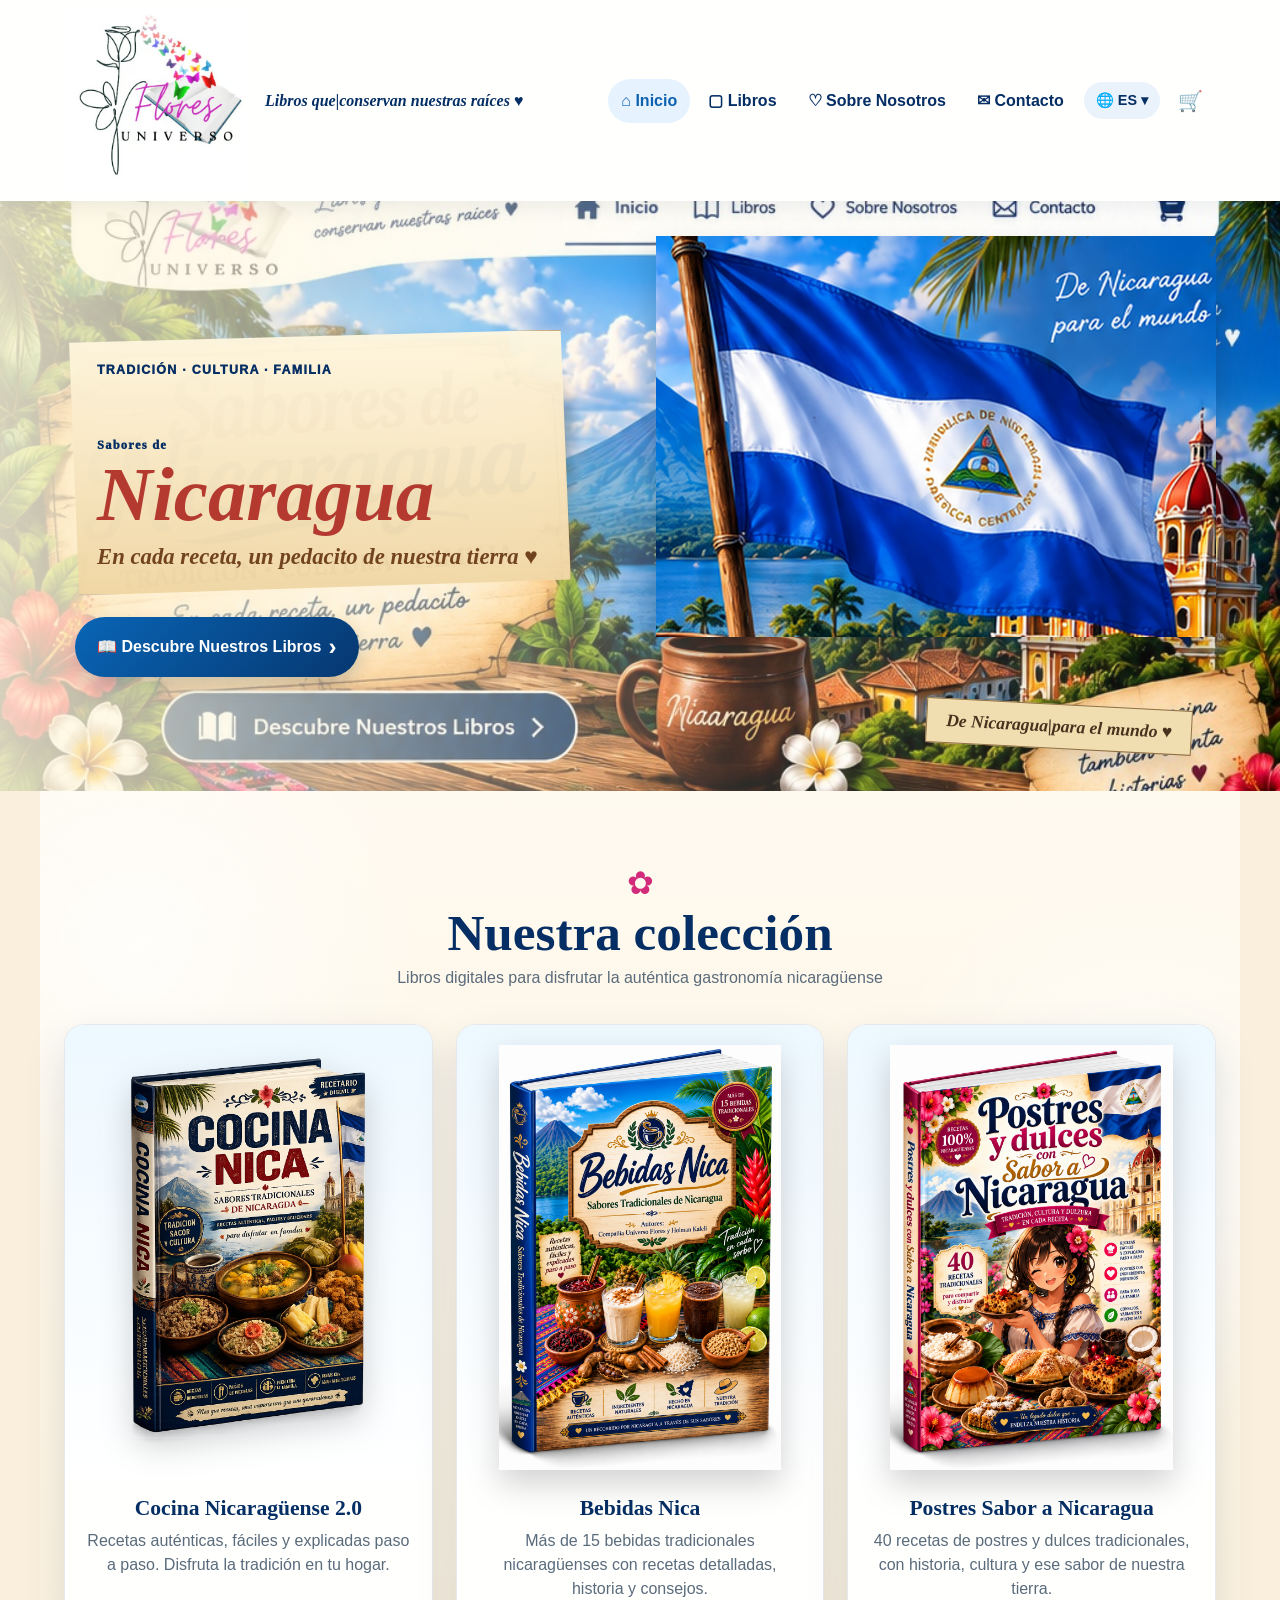
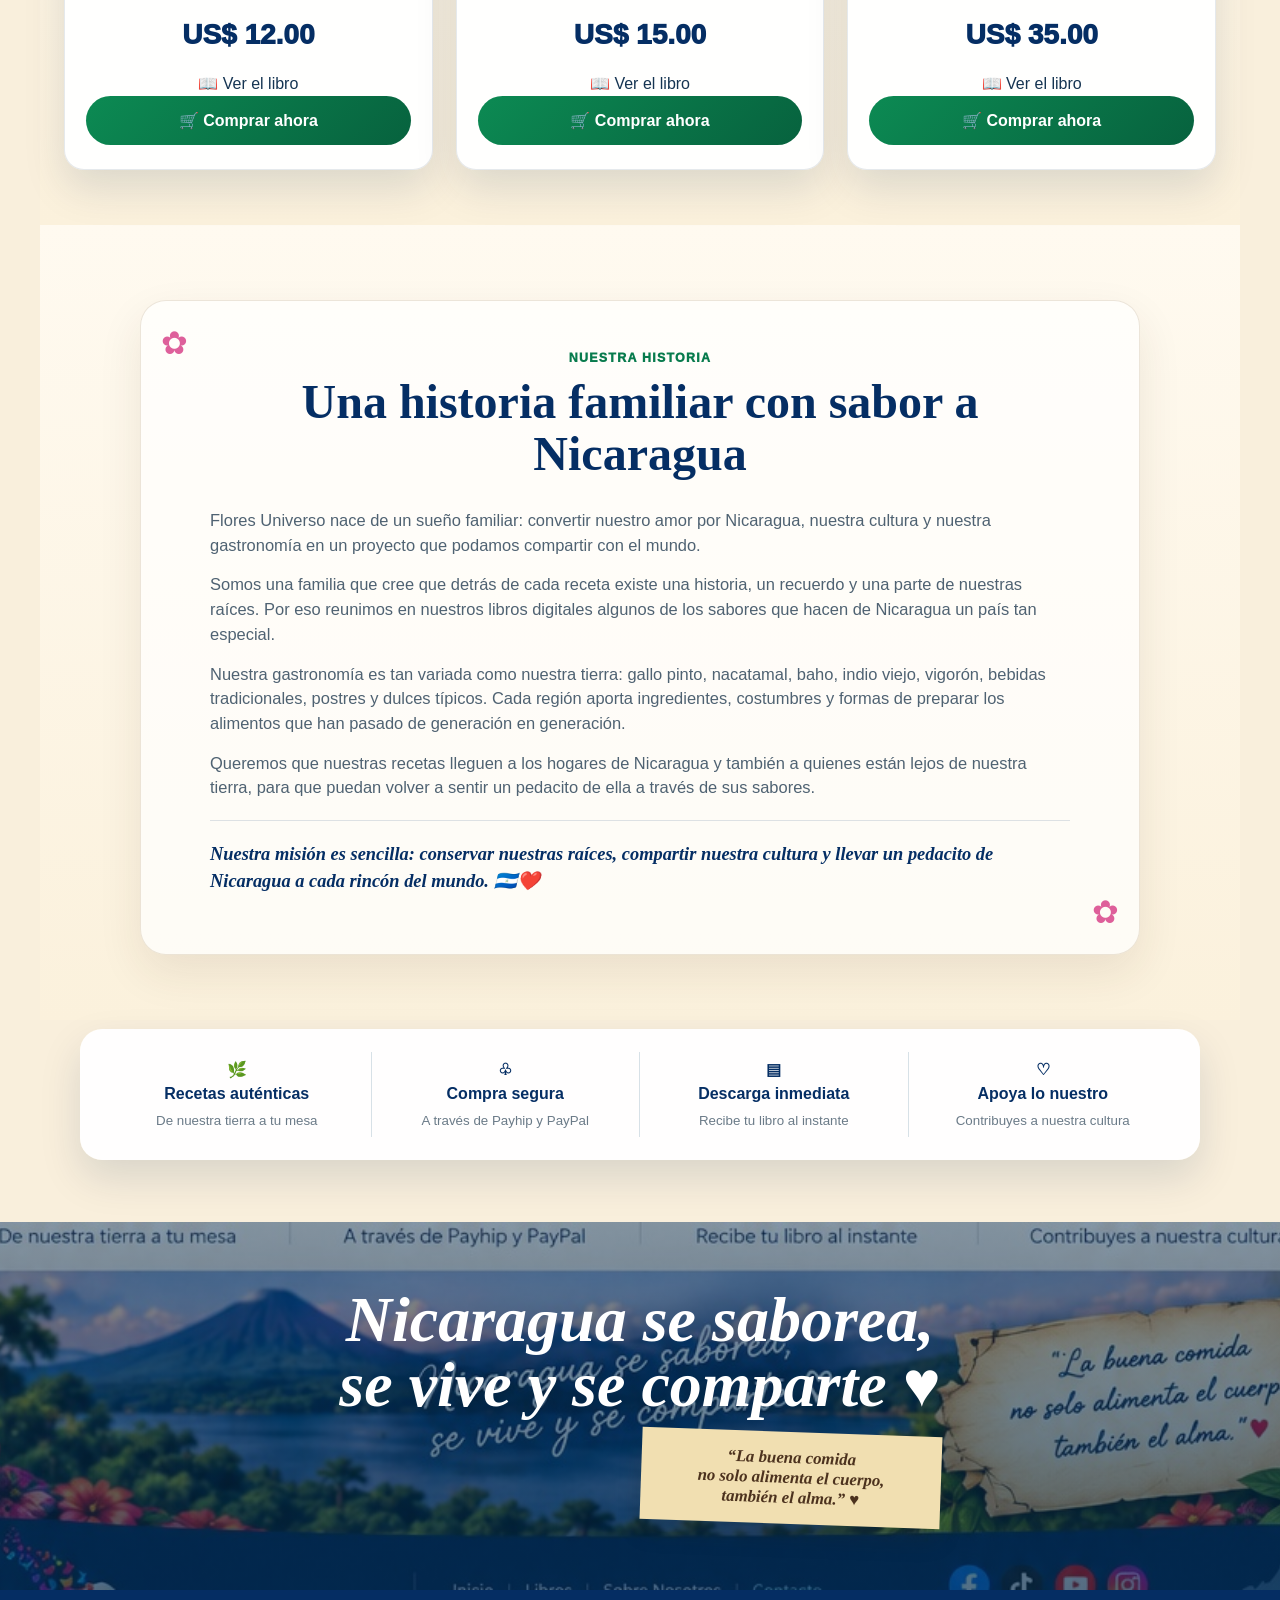
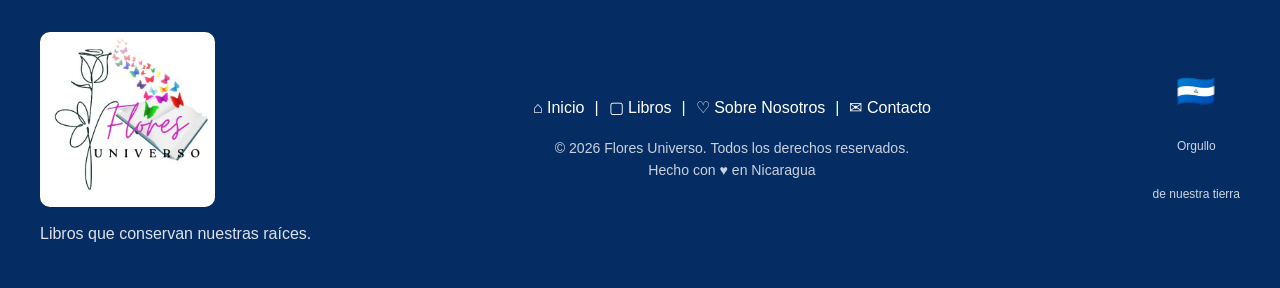
<file: index.html>
<!doctype html>
<html lang="es">
<head>
<meta charset="utf-8">
<meta name="viewport" content="width=device-width, initial-scale=1">
<meta name="description" content="Flores Universo — Sabores de Nicaragua. Libros digitales de cocina, bebidas y postres nicaragüenses.">
<meta name="theme-color" content="#062e63">
<title>Flores Universo | Sabores de Nicaragua</title>
<link rel="icon" href="assets/favicon.svg" type="image/svg+xml">
<link rel="stylesheet" href="css/style.css">
</head>
<body>
<header class="site-header">
  <div class="header-inner">
    <a class="brand" href="#inicio">
      <img src="assets/logo-flores-universo.jpg" alt="Flores Universo">
      <span data-i18n="brand_tag">Libros que<br>conservan nuestras raíces ♥</span>
    </a>
    <button class="menu-toggle" aria-expanded="false" aria-controls="nav">☰</button>
    <nav id="nav" class="nav">
      <a class="active" href="#inicio" data-i18n="nav_inicio">⌂ &nbsp;Inicio</a>
      <a href="#libros" data-i18n="nav_libros">▢ &nbsp;Libros</a>
      <a href="#nosotros" data-i18n="nav_nosotros">♡ &nbsp;Sobre Nosotros</a>
      <a href="#contacto" data-i18n="nav_contacto">✉ &nbsp;Contacto</a>
      <div class="language-picker">
        <button class="language-button" type="button" aria-expanded="false" aria-controls="languageMenu">
          🌐 <span id="currentLanguage">ES</span> ▾
        </button>
        <div class="language-menu" id="languageMenu" role="menu">
          <button type="button" data-lang="es" role="menuitem">🇳🇮 Español</button>
          <button type="button" data-lang="en" role="menuitem">🇺🇸 English</button>
          <button type="button" data-lang="pt" role="menuitem">🇧🇷 Português</button>
          <button type="button" data-lang="fr" role="menuitem">🇫🇷 Français</button>
          <button type="button" data-lang="it" role="menuitem">🇮🇹 Italiano</button>
        </div>
      </div>
      <a href="#libros" class="cart" aria-label="Ir a libros">🛒</a>
    </nav>
  </div>
</header>

<main>
<section id="inicio" class="hero">
  <div class="hero-reference"></div>
  <div class="hero-overlay-content">
    <div class="hero-copy">
      <div class="hero-card-text">
        <span data-i18n="hero_eyebrow">TRADICIÓN · CULTURA · FAMILIA</span>
        <h1><span data-i18n="hero_title">Sabores de</span> <em data-i18n="hero_country">Nicaragua</em></h1>
        <p data-i18n="hero_script">En cada receta, un pedacito de nuestra tierra ♥</p>
      </div>
      <a class="btn primary" href="#libros"><span data-i18n="hero_cta">📖 &nbsp;Descubre Nuestros Libros</span> <b>›</b></a>
    </div>

    <div class="flag-only">
      <!-- Exact flag crop from the approved attached design. No text or badge is placed over it. -->
      <img src="assets/bandera-aprobada.png" alt="Bandera de Nicaragua">
    </div>

    <div class="hero-note"><span data-i18n="hero_note">De Nicaragua<br>para el mundo ♥</span></div>
  </div>
</section>

<section id="libros" class="collection">
  <div class="section-heading">
    <span>✿</span>
    <h2 data-i18n="collection_title">Nuestra colección</h2>
    <p data-i18n="collection_subtitle">Libros digitales para disfrutar la auténtica gastronomía nicaragüense</p>
  </div>

  <div class="products">
    <article class="product-card">
      <div class="cover"><img src="assets/cocina-nica.png" alt="Cocina Nicaragüense 2.0" loading="lazy"></div>
      <div class="product-info">
        <h3 data-i18n="cocina_title">Cocina Nicaragüense 2.0</h3>
        <p data-i18n="cocina_desc">Recetas auténticas, fáciles y explicadas paso a paso. Disfruta la tradición en tu hogar.</p>
        <div class="price">US$ 12.00</div>
        <div class="product-actions"><a class="details" href="cocina-nica/index.html" data-i18n="view_book">📖 &nbsp;Ver el libro</a><a class="buy" data-product="cocina" href="#"><span data-i18n="buy_now">🛒 &nbsp;Comprar ahora</span></a></div>
      </div>
    </article>

    <article class="product-card">
      <div class="cover"><img src="assets/bebidas-nica.png" alt="Bebidas Nica" loading="lazy"></div>
      <div class="product-info">
        <h3 data-i18n="bebidas_title">Bebidas Nica</h3>
        <p data-i18n="bebidas_desc">Más de 15 bebidas tradicionales nicaragüenses con recetas detalladas, historia y consejos.</p>
        <div class="price">US$ 15.00</div>
        <div class="product-actions"><a class="details" href="bebidas-nica/index.html" data-i18n="view_book">📖 &nbsp;Ver el libro</a><a class="buy" data-product="bebidas" href="#"><span data-i18n="buy_now">🛒 &nbsp;Comprar ahora</span></a></div>
      </div>
    </article>

    <article class="product-card">
      <div class="cover"><img src="assets/postres-nica.png" alt="Postres Sabor a Nicaragua" loading="lazy"></div>
      <div class="product-info">
        <h3 data-i18n="postres_title">Postres Sabor a Nicaragua</h3>
        <p data-i18n="postres_desc">40 recetas de postres y dulces tradicionales, con historia, cultura y ese sabor de nuestra tierra.</p>
        <div class="price">US$ 35.00</div>
        <div class="product-actions"><a class="details" href="postres-nicaragua/index.html" data-i18n="view_book">📖 &nbsp;Ver el libro</a><a class="buy" data-product="postres" href="#"><span data-i18n="buy_now">🛒 &nbsp;Comprar ahora</span></a></div>
      </div>
    </article>
  </div>
</section>


<section id="nosotros" class="about-section">
  <div class="about-inner">
    <div class="about-heading">
      <span class="about-kicker" data-i18n="about_kicker">NUESTRA HISTORIA</span>
      <h2 data-i18n="about_title">Una historia familiar con sabor a Nicaragua</h2>
    </div>
    <div class="about-copy">
      <p data-i18n="about_p1">Flores Universo nace de un sueño familiar: convertir nuestro amor por Nicaragua, nuestra cultura y nuestra gastronomía en un proyecto que podamos compartir con el mundo.</p>
      <p data-i18n="about_p2">Somos una familia que cree que detrás de cada receta existe una historia, un recuerdo y una parte de nuestras raíces. Por eso reunimos en nuestros libros digitales algunos de los sabores que hacen de Nicaragua un país tan especial.</p>
      <p data-i18n="about_p3">Nuestra gastronomía es tan variada como nuestra tierra: gallo pinto, nacatamal, baho, indio viejo, vigorón, bebidas tradicionales, postres y dulces típicos. Cada región aporta ingredientes, costumbres y formas de preparar los alimentos que han pasado de generación en generación.</p>
      <p data-i18n="about_p4">Queremos que nuestras recetas lleguen a los hogares de Nicaragua y también a quienes están lejos de nuestra tierra, para que puedan volver a sentir un pedacito de ella a través de sus sabores.</p>
      <p class="about-highlight" data-i18n="about_p5">Nuestra misión es sencilla: conservar nuestras raíces, compartir nuestra cultura y llevar un pedacito de Nicaragua a cada rincón del mundo. 🇳🇮❤️</p>
    </div>
  </div>
</section>

<section class="benefits">
  <div><strong data-i18n="benefit_auth">🌿<br>Recetas auténticas</strong><small data-i18n="benefit_auth_sub">De nuestra tierra a tu mesa</small></div>
  <div><strong data-i18n="benefit_secure">♧<br>Compra segura</strong><small data-i18n="benefit_secure_sub">A través de Payhip y PayPal</small></div>
  <div><strong data-i18n="benefit_download">▤<br>Descarga inmediata</strong><small data-i18n="benefit_download_sub">Recibe tu libro al instante</small></div>
  <div><strong data-i18n="benefit_support">♡<br>Apoya lo nuestro</strong><small data-i18n="benefit_support_sub">Contribuyes a nuestra cultura</small></div>
</section>

<section id="nosotros" class="culture">
  <div class="culture-bg"></div>
  <div class="culture-content">
    <p data-i18n="culture_title">Nicaragua se saborea,<br>se vive y se comparte ♥</p>
    <div class="quote" data-i18n="culture_quote">“La buena comida<br>no solo alimenta el cuerpo,<br>también el alma.” ♥</div>
  </div>
</section>
</main>

<footer id="contacto" class="footer">
  <div class="footer-inner">
    <div class="footer-brand">
      <img src="assets/logo-flores-universo.jpg" alt="Flores Universo">
      <p data-i18n="footer_tag">Libros que conservan nuestras raíces.</p>
    </div>
    <div class="footer-center">
      <nav>
        <a href="#inicio" data-i18n="nav_inicio">Inicio</a><span>|</span>
        <a href="#libros" data-i18n="nav_libros">Libros</a><span>|</span>
        <a href="#nosotros" data-i18n="nav_nosotros">Sobre Nosotros</a><span>|</span>
        <a href="#contacto" data-i18n="nav_contacto">Contacto</a>
      </nav>
      <p data-i18n="footer_copy">© 2026 Flores Universo. Todos los derechos reservados.<br>Hecho con ♥ en Nicaragua</p>
    </div>
    <div class="footer-map">🇳🇮<br><small data-i18n="footer_pride">Orgullo<br>de nuestra tierra</small></div>
  </div>
</footer>

<script src="js/script.js"></script>
</body>
</html>
</file>
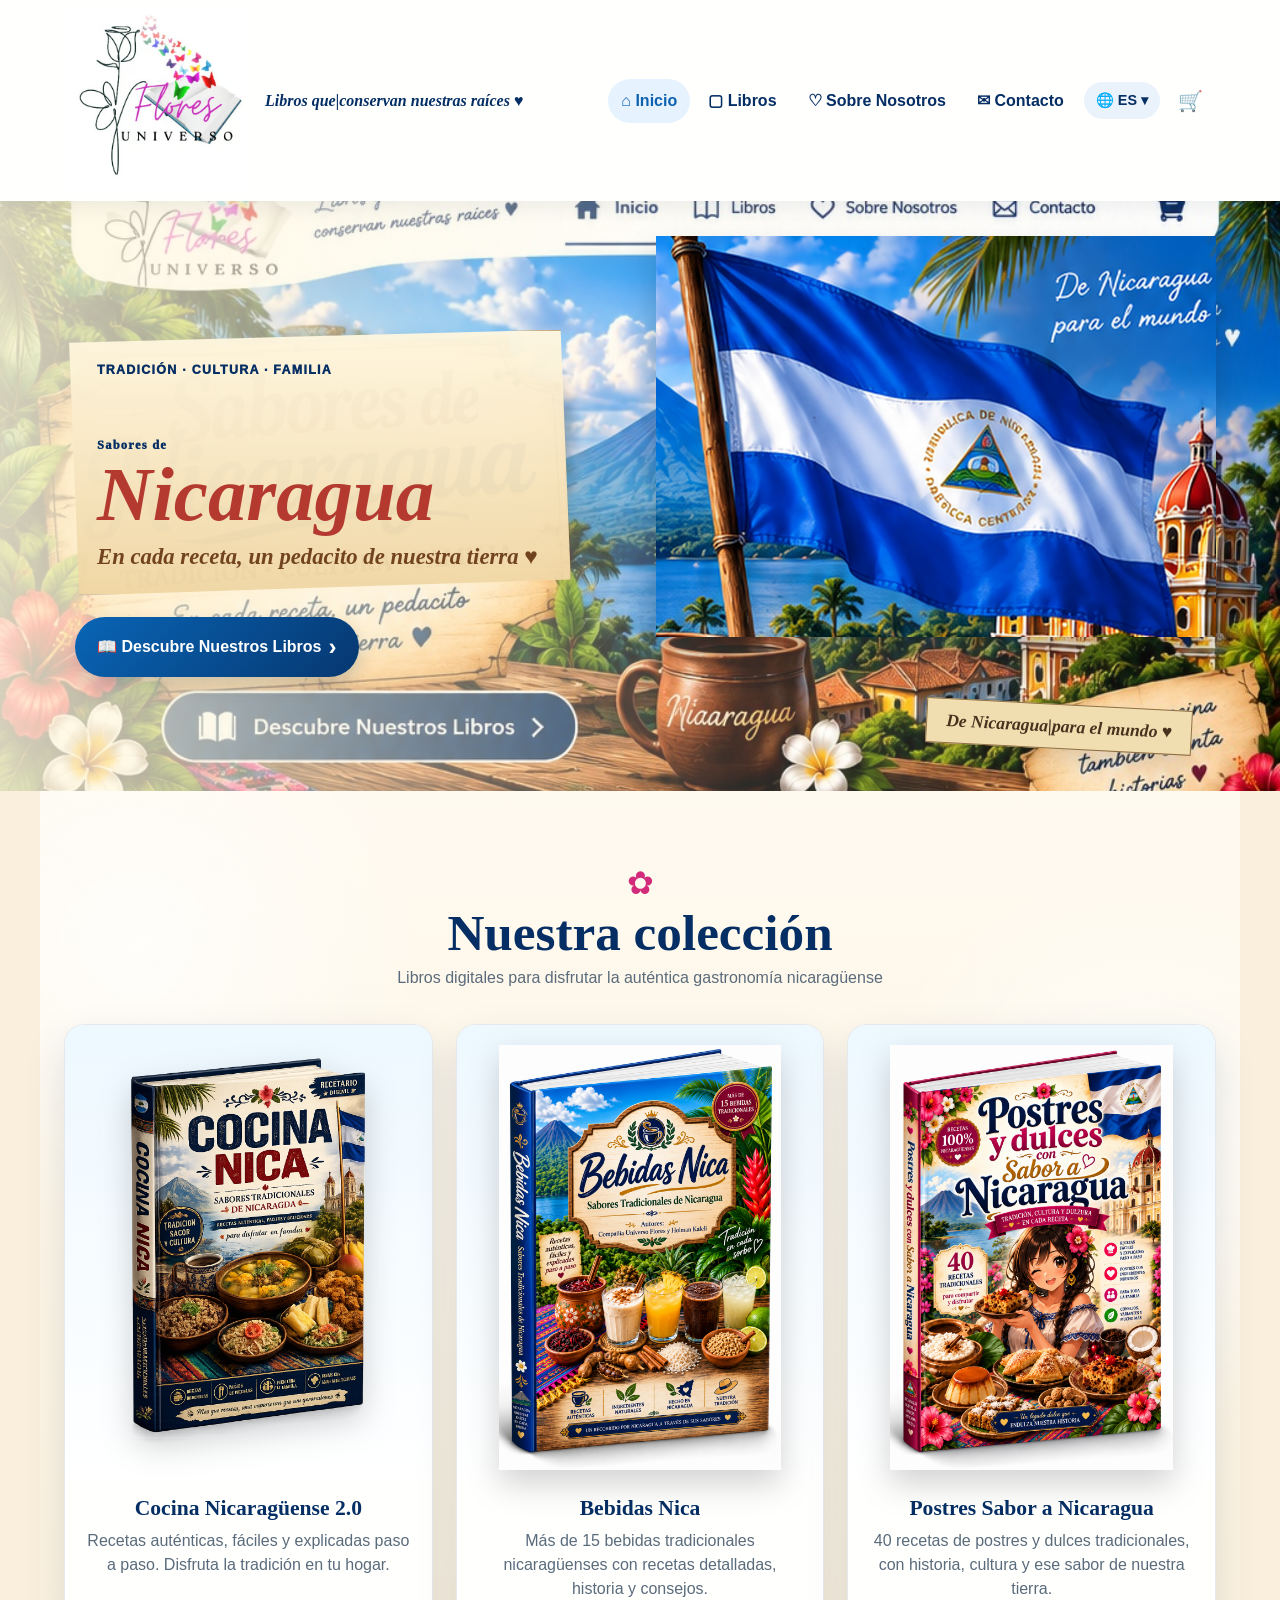
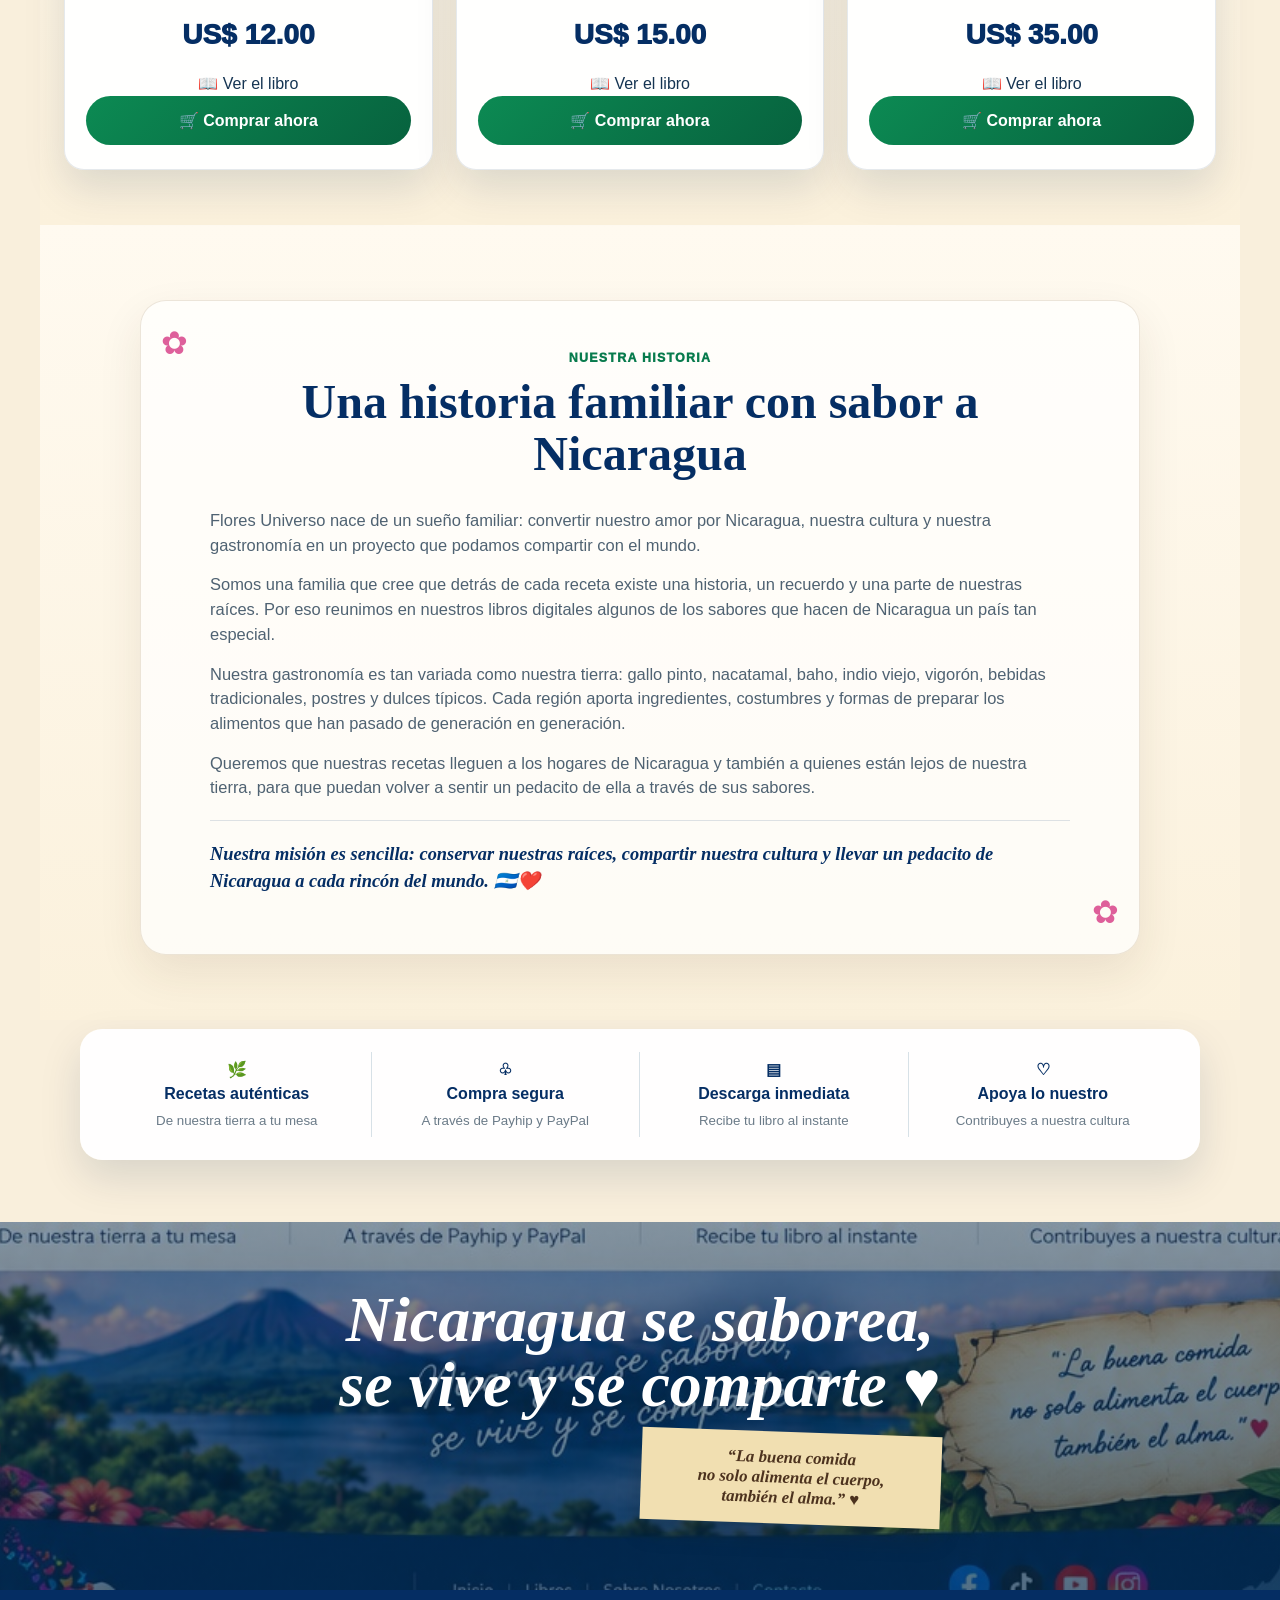
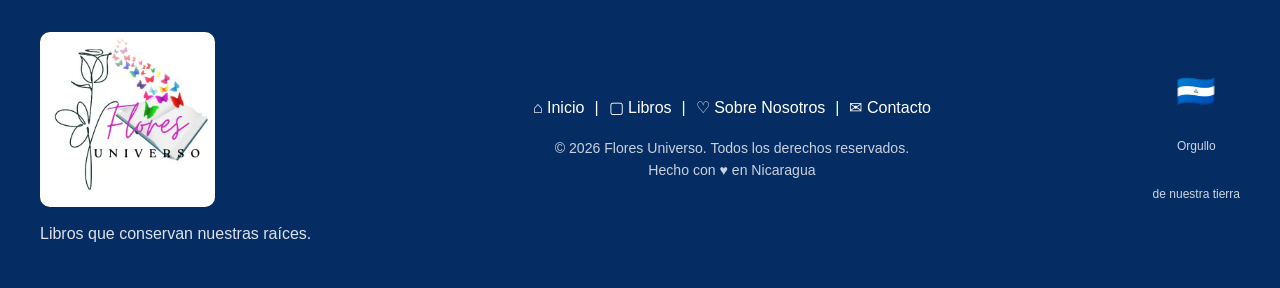
<file: assets/index.html>
<!doctype html><html lang="es"><head><meta charset="utf-8"><meta http-equiv="refresh" content="0;url=../"><meta name="robots" content="noindex,nofollow"><title>Flores Universo</title></head><body><p><a href="../">Volver a Flores Universo</a></p></body></html>
</file>
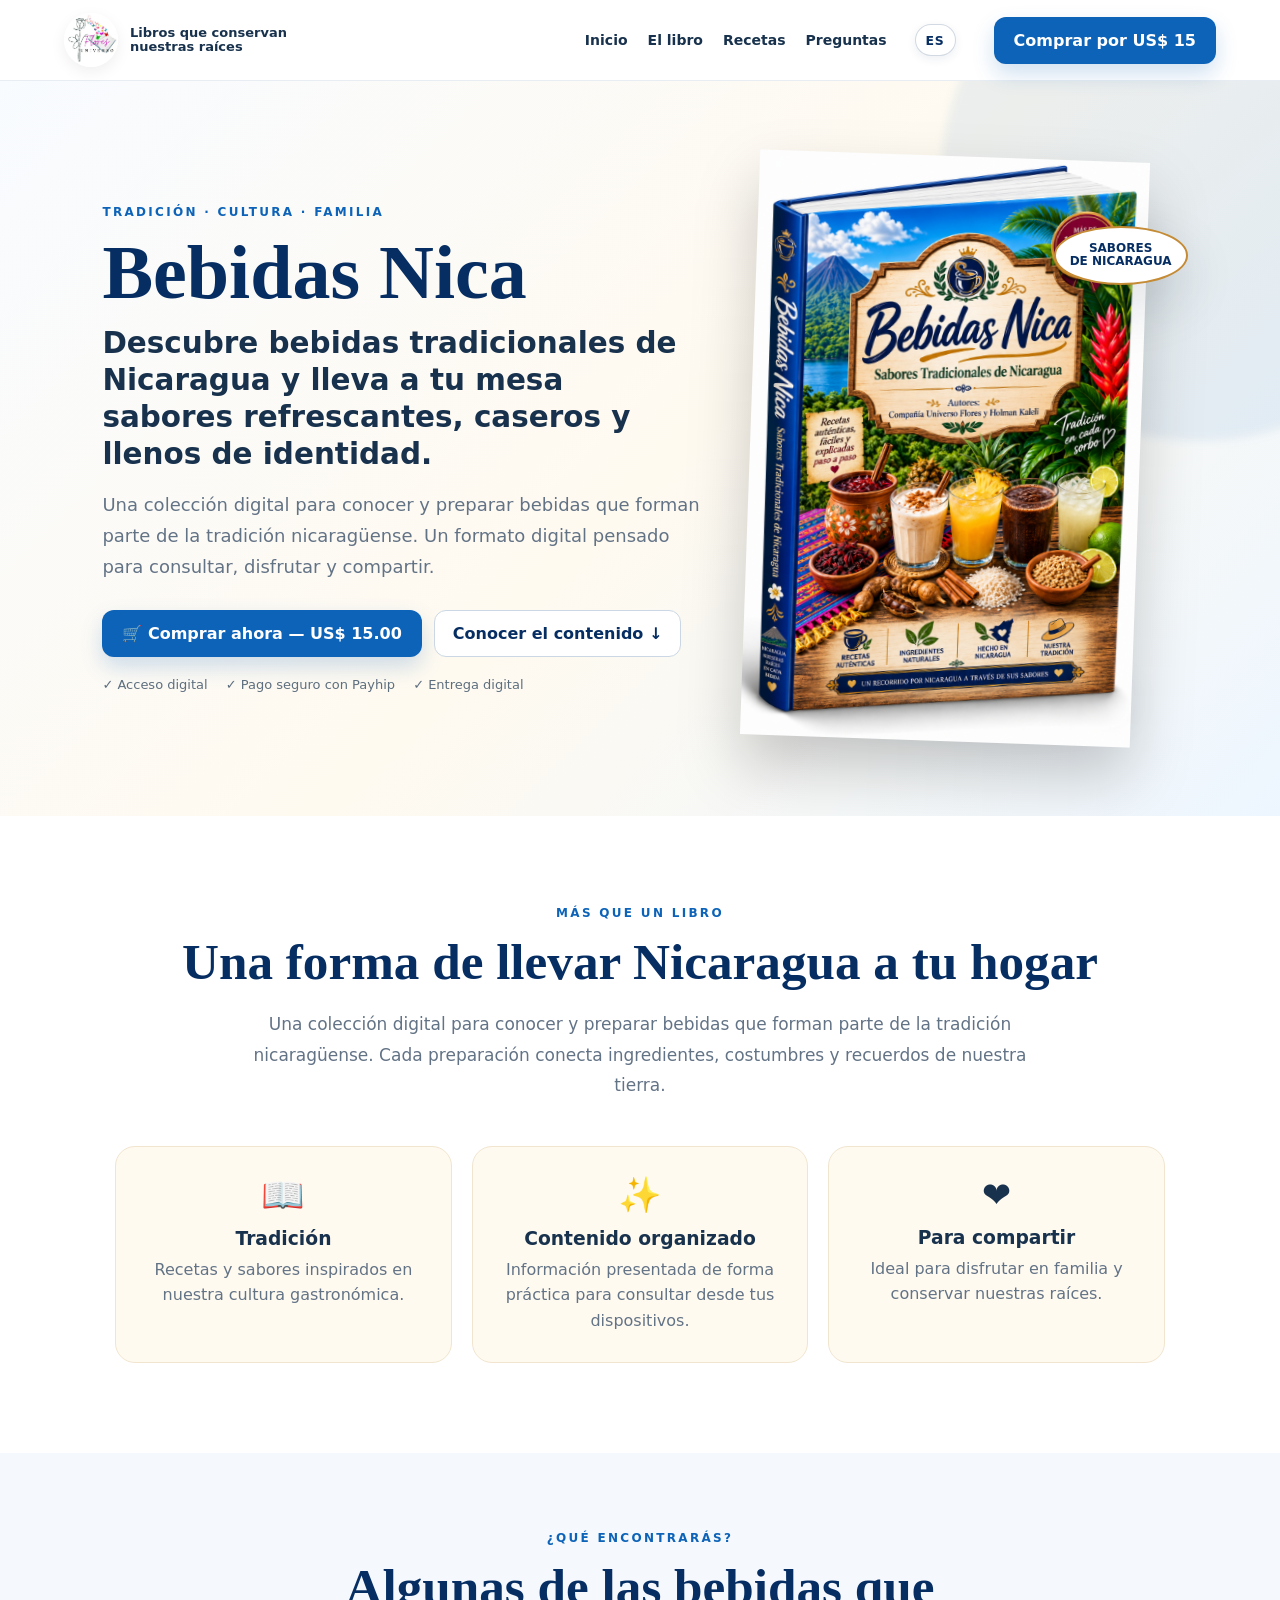
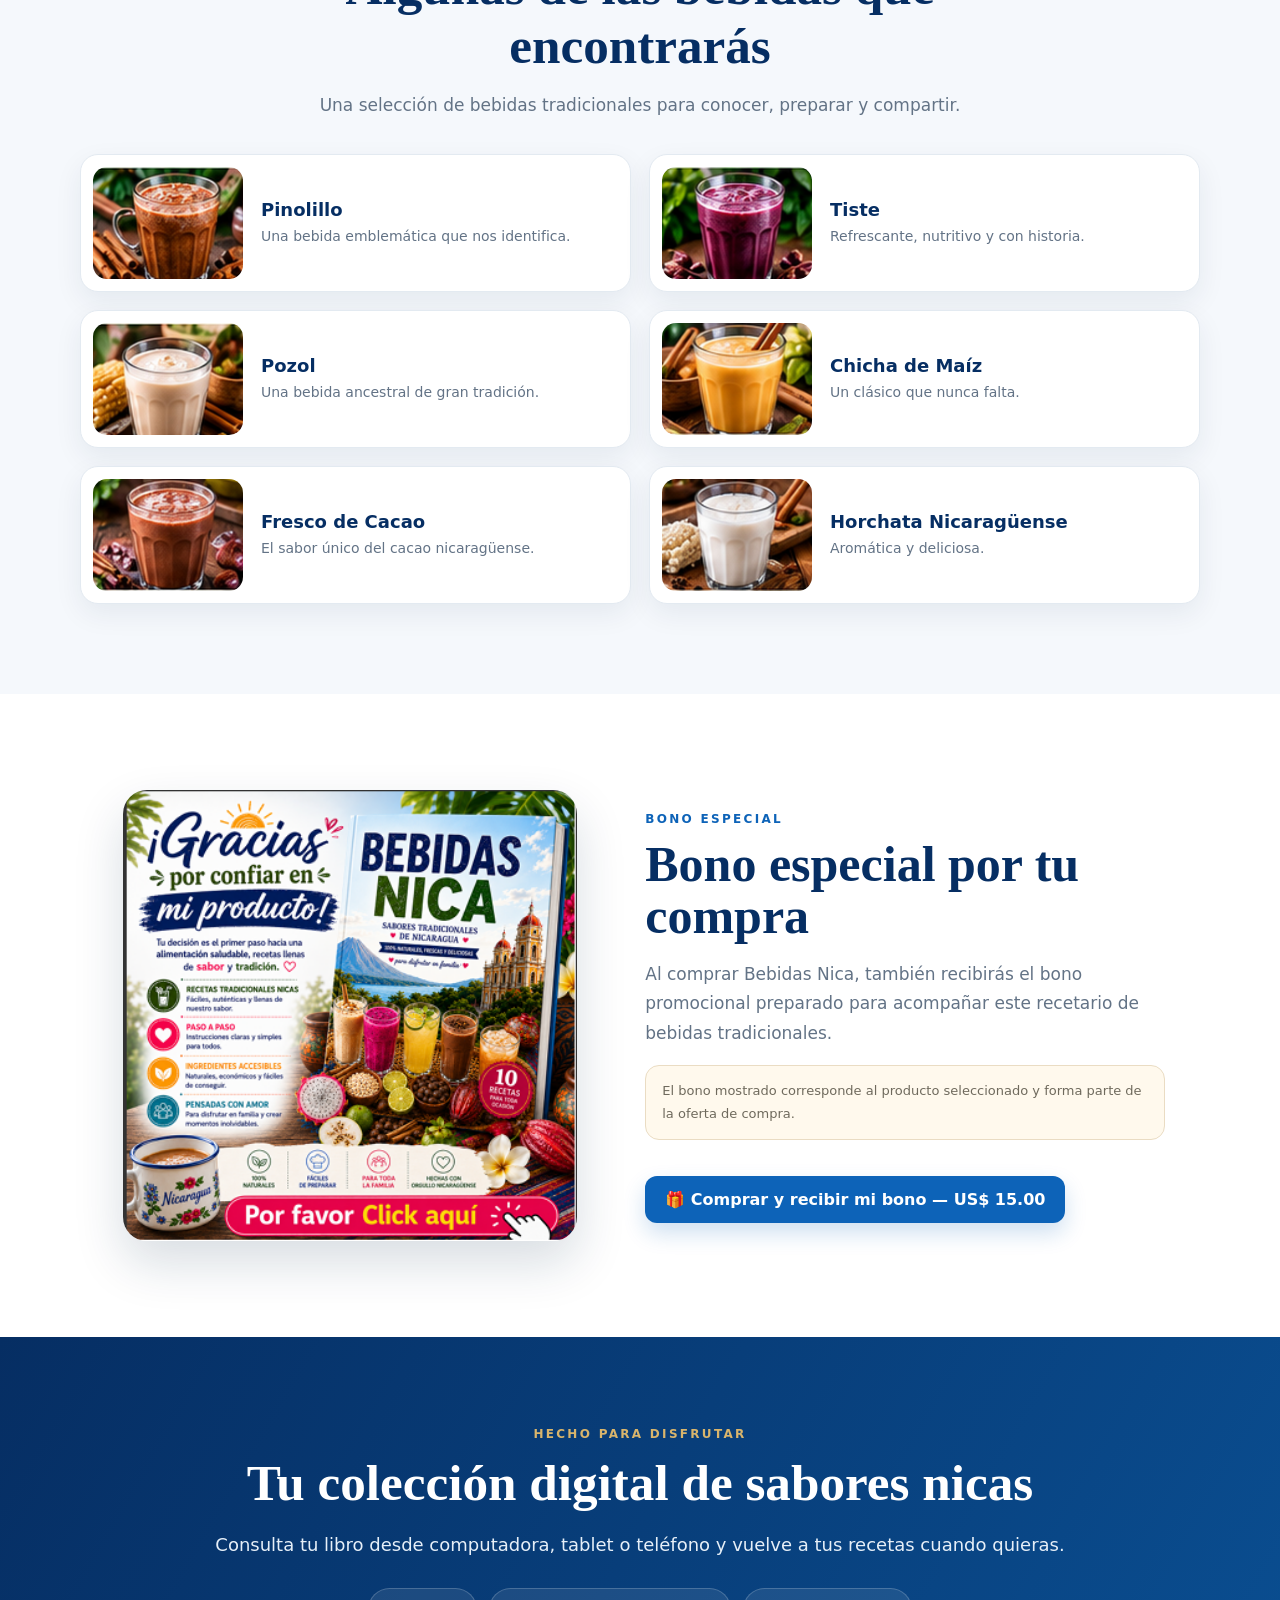
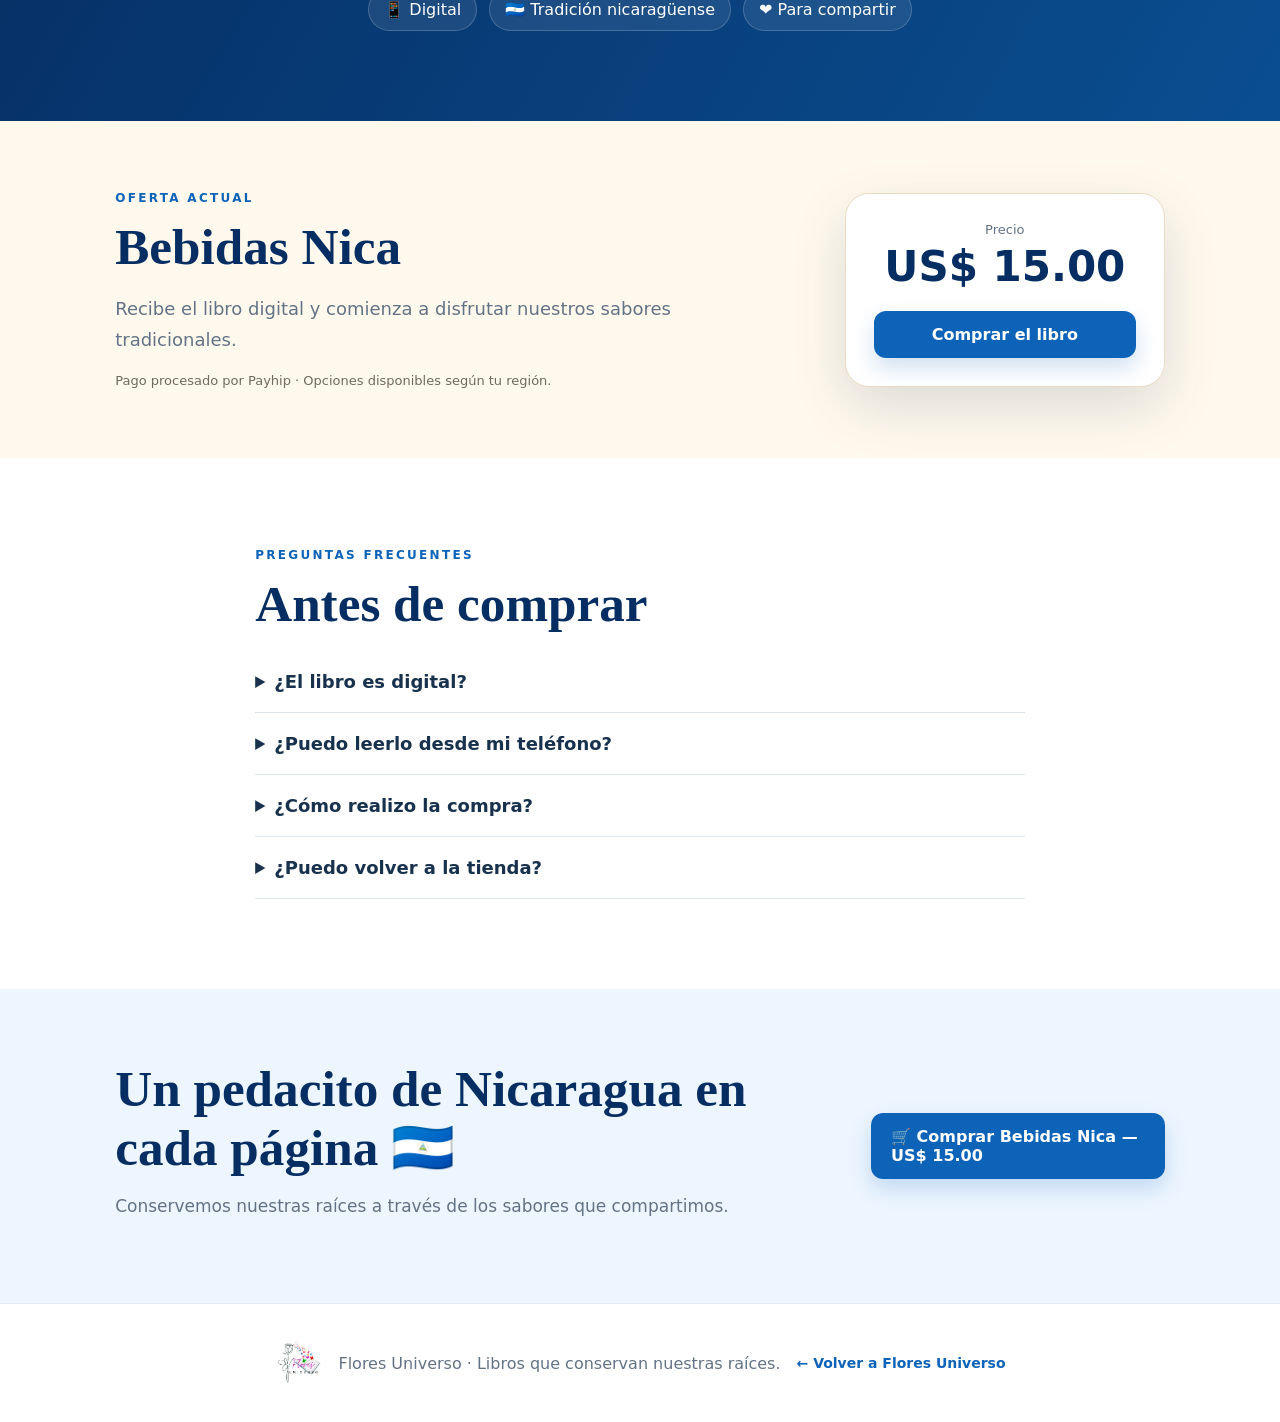
<file: bebidas-nica/index.html>
<!DOCTYPE html>

<html lang="es">
<head>
<meta charset="utf-8"/>
<meta content="width=device-width, initial-scale=1" name="viewport"/>
<meta content="Bebidas Nica — Flores Universo, sabores tradicionales de Nicaragua." name="description"/>
<meta content="#062e63" name="theme-color"/>
<title>Bebidas Nica | Flores Universo</title>
<link href="../assets/favicon.svg" rel="icon" type="image/svg+xml"/>
<link href="../css/sales.css" rel="stylesheet"/>
</head>
<body data-landing="bebidas">
<header class="sales-header">
<a class="sales-brand" href="../index.html">
<img alt="Flores Universo" src="../assets/logo-flores-universo.jpg"/>
<span data-i18n="brand_tag">Libros que conservan nuestras raíces</span>
</a>
<nav>
<a data-i18n="nav_inicio" href="../index.html">Inicio</a>
<a data-i18n="nav_libro" href="#contenido">El libro</a>
<a data-i18n="nav_recetas" href="#incluye">Recetas</a>
<a data-i18n="nav_preguntas" href="#faq">Preguntas</a>
</nav>
<span aria-live="polite" class="landing-language">ES</span><a class="header-cta" data-i18n="header_cta" href="https://payhip.com/buy?link=y0YJb">Comprar por US$ 15</a>
</header>
<main>
<section class="sales-hero">
<div class="hero-glow"></div>
<div class="hero-copy">
<div class="eyebrow" data-i18n="eyebrow">TRADICIÓN · CULTURA · FAMILIA</div>
<h1 data-i18n="hero_title">Bebidas Nica</h1>
<p class="lead" data-i18n="hero_lead">Descubre bebidas tradicionales de Nicaragua y lleva a tu mesa sabores refrescantes, caseros y llenos de identidad.</p>
<p class="hero-text" data-i18n="hero_text">Una colección digital para conocer y preparar bebidas que forman parte de la tradición nicaragüense. Un formato digital pensado para consultar, disfrutar y compartir.</p>
<div class="hero-actions">
<a class="cta" data-i18n="hero_buy" href="https://payhip.com/buy?link=y0YJb">🛒 Comprar ahora — US$ 15.00</a>
<a class="secondary" data-i18n="hero_secondary" href="#contenido">Conocer el contenido ↓</a>
</div>
<div class="trust"><span data-i18n="trust_digital">✓ Acceso digital</span><span data-i18n="trust_secure">✓ Pago seguro con Payhip</span><span data-i18n="trust_delivery">✓ Entrega digital</span></div>
</div>
<div class="hero-book">
<div class="book-shadow"></div>
<img alt="Portada de Bebidas Nica" data-i18n-alt="hero_book_alt" src="../assets/bebidas-nica.png"/>
<div class="book-badge" data-i18n="book_badge">SABORES<br/>DE NICARAGUA</div>
</div>
</section>
<section class="story" id="contenido">
<div class="section-kicker" data-i18n="story_kicker">MÁS QUE UN LIBRO</div>
<h2 data-i18n="story_title">Una forma de llevar Nicaragua a tu hogar</h2>
<p data-i18n="story_text">Una colección digital para conocer y preparar bebidas que forman parte de la tradición nicaragüense. Cada preparación conecta ingredientes, costumbres y recuerdos de nuestra tierra.</p>
<div class="dish-grid">
<div><span>📖</span><h3 data-i18n="feature1_title">Tradición</h3><p data-i18n="feature1_text">Recetas y sabores inspirados en nuestra cultura gastronómica.</p></div>
<div><span>✨</span><h3 data-i18n="feature2_title">Contenido organizado</h3><p data-i18n="feature2_text">Información presentada de forma práctica para consultar desde tus dispositivos.</p></div>
<div><span>❤️</span><h3 data-i18n="feature3_title">Para compartir</h3><p data-i18n="feature3_text">Ideal para disfrutar en familia y conservar nuestras raíces.</p></div>
</div>
</section>
<section class="recipe-section" id="incluye">
<div class="recipe-intro">
<div class="section-kicker" data-i18n="recipe_kicker">¿QUÉ ENCONTRARÁS?</div>
<h2 data-i18n="recipe_title">Algunas de las bebidas que encontrarás</h2>
<p data-i18n="recipe_text">Una selección de bebidas tradicionales para conocer, preparar y compartir.</p>
</div>
<div class="recipe-grid"><article class="recipe-card"><img alt="Pinolillo" src="../assets/recipes/pinolillo.jpg"/><div><h3 data-i18n="recipe0_title">Pinolillo</h3><p data-i18n="recipe0_text">Una bebida emblemática que nos identifica.</p></div></article><article class="recipe-card"><img alt="Tiste" src="../assets/recipes/tiste.jpg"/><div><h3 data-i18n="recipe1_title">Tiste</h3><p data-i18n="recipe1_text">Refrescante, nutritivo y con historia.</p></div></article><article class="recipe-card"><img alt="Pozol" src="../assets/recipes/pozol.jpg"/><div><h3 data-i18n="recipe2_title">Pozol</h3><p data-i18n="recipe2_text">Una bebida ancestral de gran tradición.</p></div></article><article class="recipe-card"><img alt="Chicha de Maíz" src="../assets/recipes/chicha-de-maiz.jpg"/><div><h3 data-i18n="recipe3_title">Chicha de Maíz</h3><p data-i18n="recipe3_text">Un clásico que nunca falta.</p></div></article><article class="recipe-card"><img alt="Fresco de Cacao" src="../assets/recipes/fresco-de-cacao.jpg"/><div><h3 data-i18n="recipe4_title">Fresco de Cacao</h3><p data-i18n="recipe4_text">El sabor único del cacao nicaragüense.</p></div></article><article class="recipe-card"><img alt="Horchata Nicaragüense" src="../assets/recipes/horchata-nicaraguense.jpg"/><div><h3 data-i18n="recipe5_title">Horchata Nicaragüense</h3><p data-i18n="recipe5_text">Aromática y deliciosa.</p></div></article></div>
</section>
<section class="bonus-section" id="bono">
<div class="bonus-inner">
<div class="bonus-media">
<img alt="Bono especial por la compra de Bebidas Nica" loading="lazy" src="../assets/bonos/bono-bebidas.png"/>
</div>
<div class="bonus-copy">
<span class="section-kicker" data-i18n="bonus_kicker">BONO ESPECIAL</span>
<h2 data-i18n="bonus_title">Bono especial por tu compra</h2>
<p data-i18n="bonus_text">Al comprar Bebidas Nica, también recibirás el bono promocional preparado para acompañar este recetario de bebidas tradicionales.</p>
<p class="bonus-note" data-i18n="bonus_note">El bono mostrado corresponde al producto Bebidas Nica y forma parte de la oferta de compra.</p>
<a class="cta bonus-cta" data-i18n="bonus_cta" href="https://payhip.com/buy?link=y0YJb">🎁 Comprar y recibir mi bono — US$ 15.00</a>
</div>
</div>
</section>
<section class="preview">
<div class="preview-card">
<div class="section-kicker" data-i18n="preview_kicker">HECHO PARA DISFRUTAR</div>
<h2 data-i18n="preview_title">Tu colección digital de sabores nicas</h2>
<p data-i18n="preview_text">Consulta tu libro desde computadora, tablet o teléfono y vuelve a tus recetas cuando quieras.</p>
<div class="mini-features"><span data-i18n="preview_feature1">📱 Digital</span><span data-i18n="preview_feature2">🇳🇮 Tradición nicaragüense</span><span data-i18n="preview_feature3">❤️ Para compartir</span></div>
</div>
</section>
<section class="offer">
<div class="offer-inner">
<div>
<div class="section-kicker" data-i18n="offer_kicker">OFERTA ACTUAL</div>
<h2 data-i18n="offer_title">Bebidas Nica</h2>
<p data-i18n="offer_text">Recibe el libro digital y comienza a disfrutar nuestros sabores tradicionales.</p>
<div class="offer-note" data-i18n="offer_note">Pago procesado por Payhip · Opciones disponibles según tu región.</div>
</div>
<div class="price-box"><span data-i18n="price_label">Precio</span><strong>US$ 15.00</strong><a class="cta" data-i18n="offer_cta" href="https://payhip.com/buy?link=y0YJb">Comprar el libro</a></div>
</div>
</section>
<section class="faq" id="faq">
<div class="section-kicker" data-i18n="faq_kicker">PREGUNTAS FRECUENTES</div>
<h2 data-i18n="faq_title">Antes de comprar</h2>
<details><summary data-i18n="faq0_q">¿El libro es digital?</summary><p data-i18n="faq0_a">Sí. Es un producto digital que se entrega mediante Payhip después de completar la compra.</p></details>
<details><summary data-i18n="faq1_q">¿Puedo leerlo desde mi teléfono?</summary><p data-i18n="faq1_a">Sí. Puedes acceder al archivo digital desde dispositivos compatibles con el formato entregado por Payhip.</p></details>
<details><summary data-i18n="faq2_q">¿Cómo realizo la compra?</summary><p data-i18n="faq2_a">Presiona cualquiera de los botones de compra y serás dirigido al checkout de Payhip, donde verás las opciones disponibles.</p></details>
<details><summary data-i18n="faq3_q">¿Puedo volver a la tienda?</summary><p data-i18n="faq3_a">Sí. El encabezado y el pie de página permiten regresar a Flores Universo.</p></details>
</section>
<section class="final-cta">
<div><h2 data-i18n="final_title">Un pedacito de Nicaragua en cada página 🇳🇮</h2><p data-i18n="final_text">Conservemos nuestras raíces a través de los sabores que compartimos.</p></div>
<a class="cta" data-i18n="final_cta" href="https://payhip.com/buy?link=y0YJb">🛒 Comprar Bebidas Nica — US$ 15.00</a>
</section>
</main>
<footer class="sales-footer">
<img alt="Flores Universo" src="../assets/logo-flores-universo.jpg"/>
<p data-i18n="footer_tag">Flores Universo · Libros que conservan nuestras raíces.</p>
<a data-i18n="footer_home" href="../index.html">← Volver a Flores Universo</a>
</footer>
<script defer="True" src="../js/landing.js"></script></body>
</html>
</file>
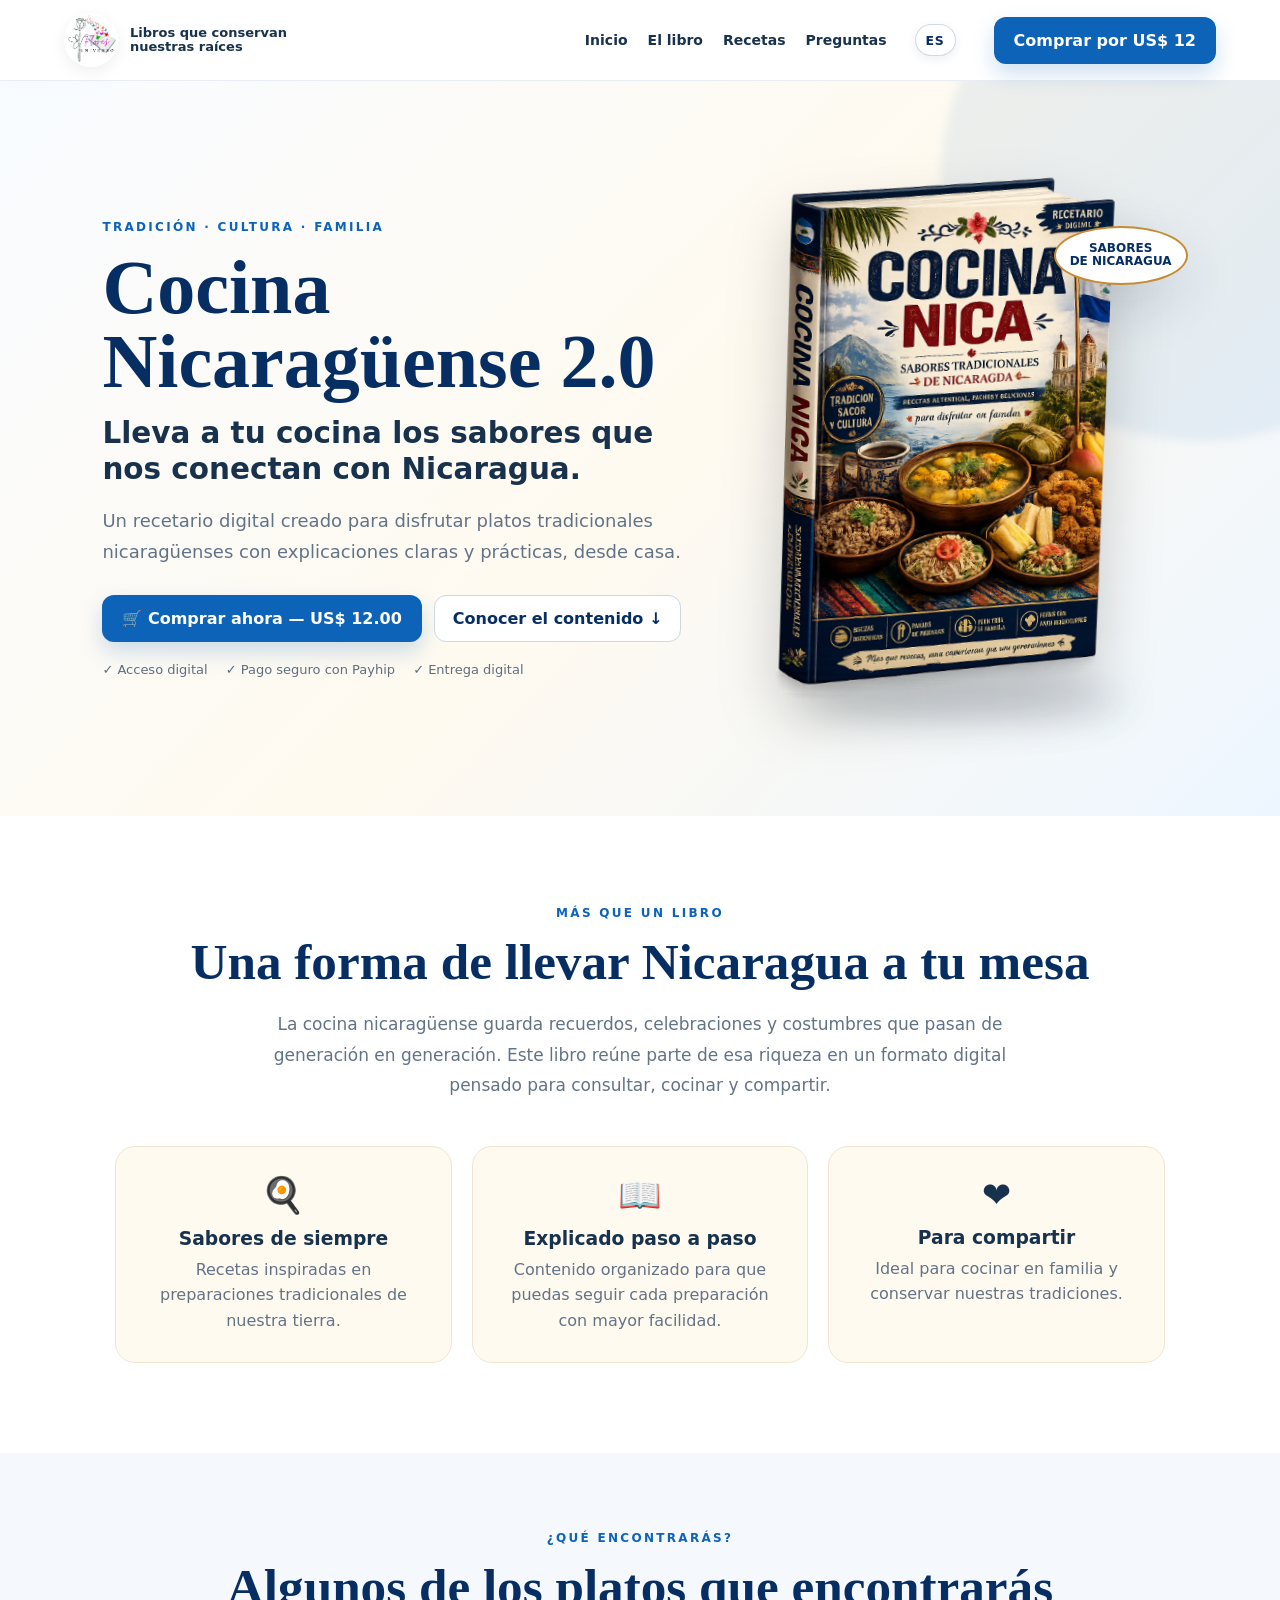
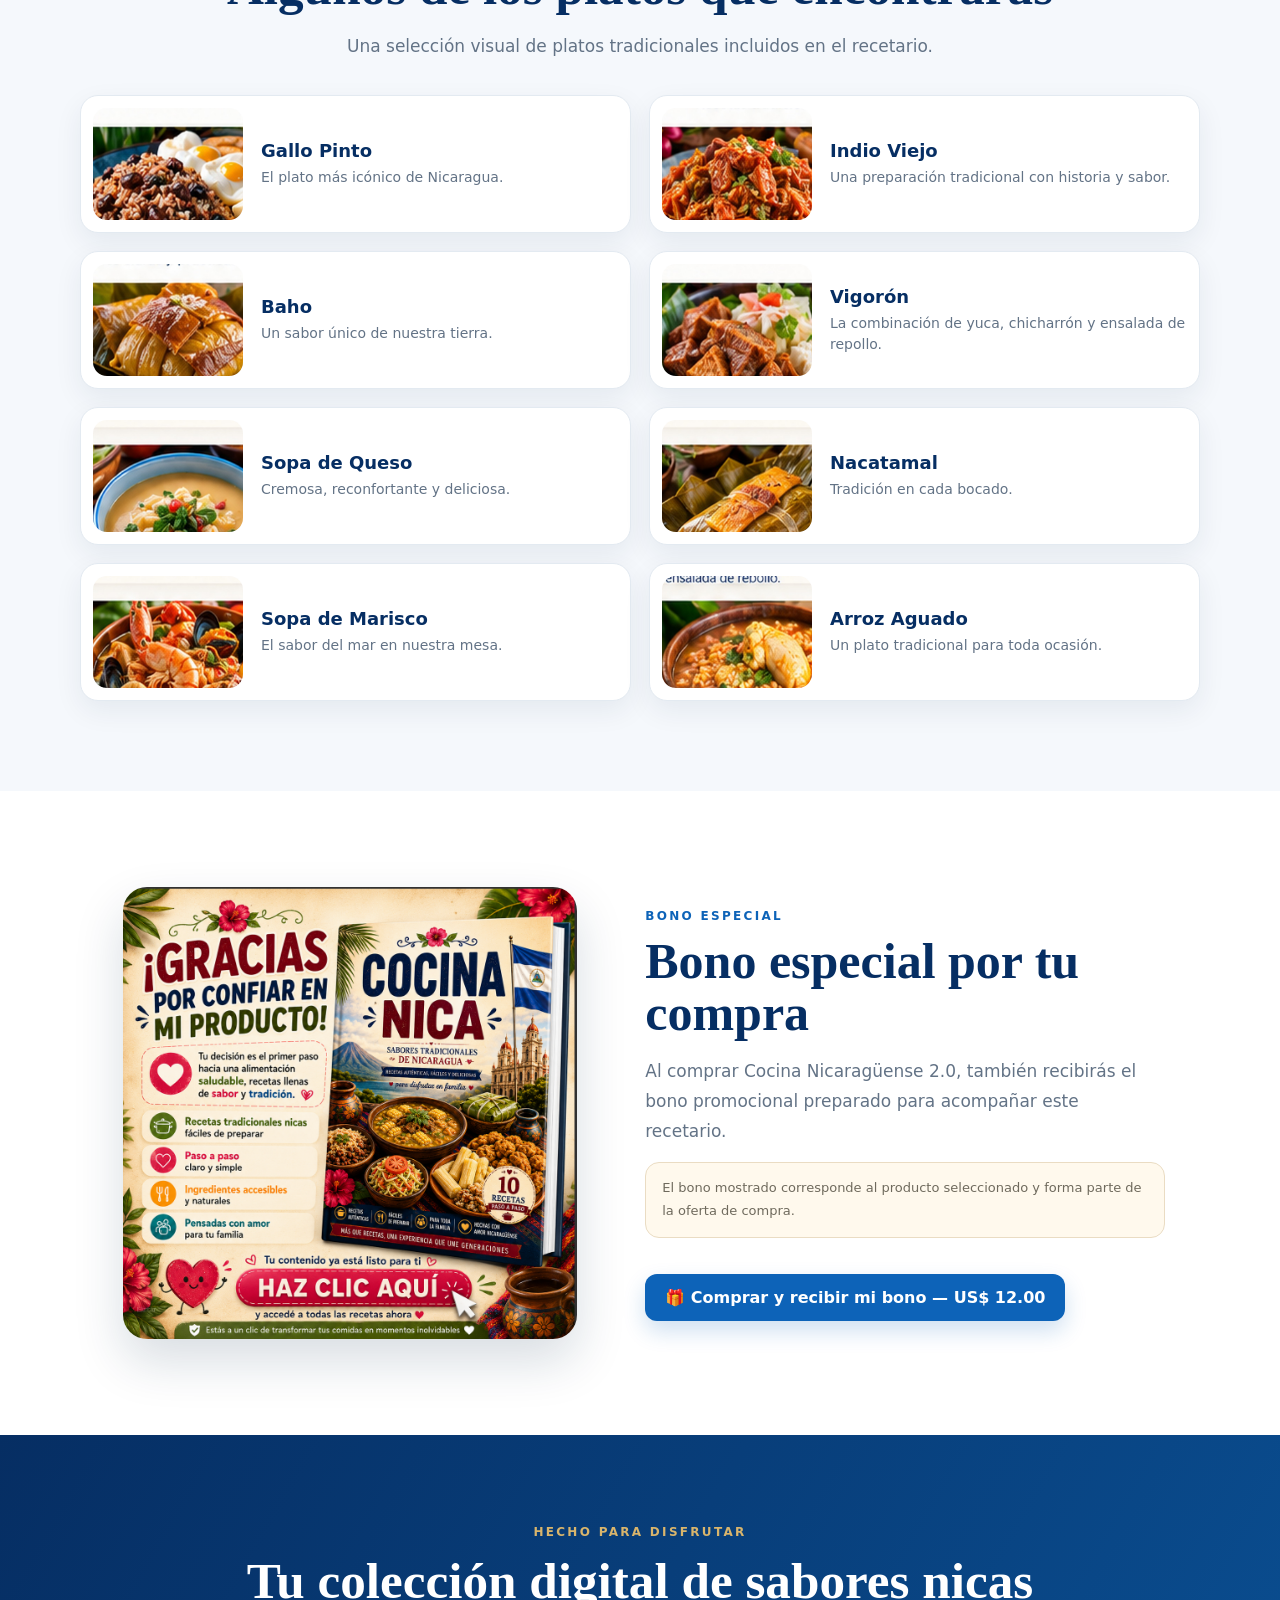
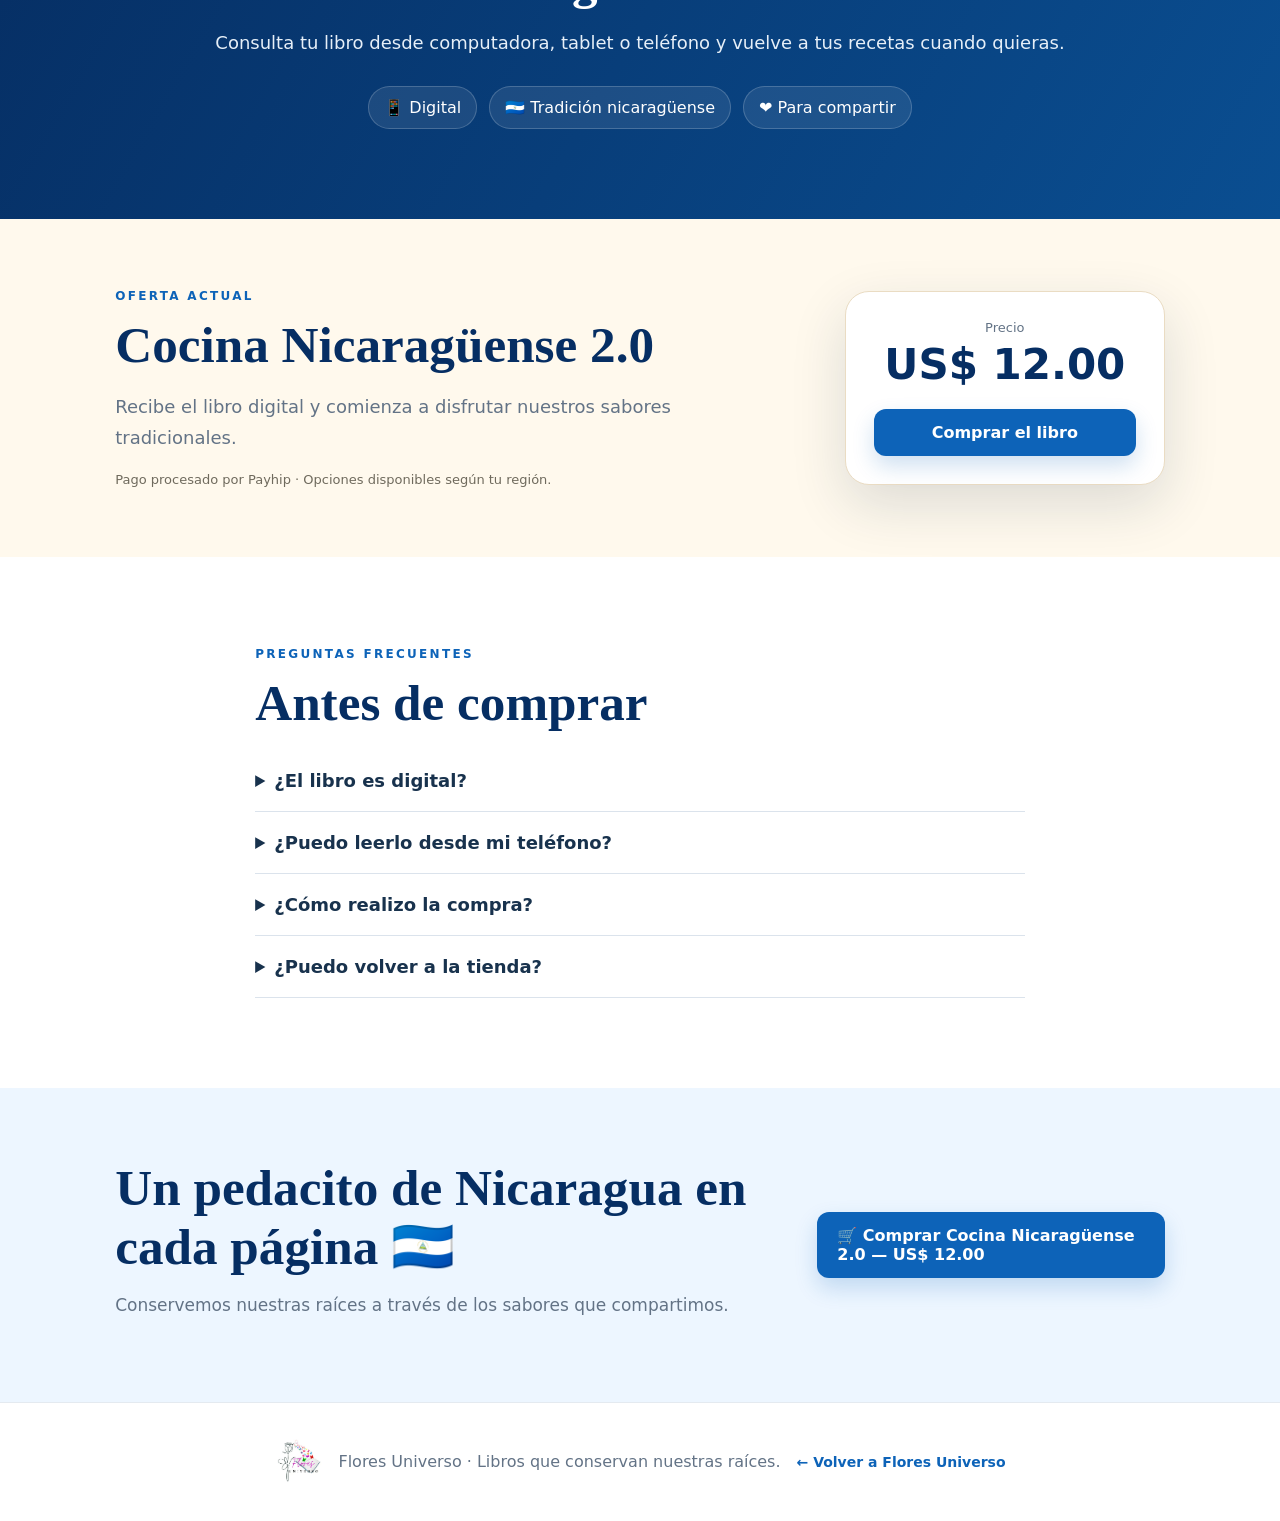
<file: cocina-nica/index.html>
<!DOCTYPE html>

<html lang="es">
<head>
<meta charset="utf-8"/>
<meta content="width=device-width, initial-scale=1" name="viewport"/>
<meta content="Cocina Nicaragüense 2.0 — Recetario digital de Flores Universo con sabores y recetas tradicionales de Nicaragua." name="description"/>
<meta content="#062e63" name="theme-color"/>
<title>Cocina Nicaragüense 2.0 | Flores Universo</title>
<link href="../assets/favicon.svg" rel="icon" type="image/svg+xml"/>
<link href="../css/sales.css" rel="stylesheet"/>
</head>
<body data-landing="cocina">
<header class="sales-header">
<a class="sales-brand" href="../index.html">
<img alt="Flores Universo" src="../assets/logo-flores-universo.jpg"/>
<span data-i18n="brand_tag">Libros que conservan nuestras raíces</span>
</a>
<nav>
<a data-i18n="nav_inicio" href="../index.html">Inicio</a>
<a data-i18n="nav_libro" href="#contenido">El libro</a>
<a data-i18n="nav_recetas" href="#incluye">Recetas</a>
<a data-i18n="nav_preguntas" href="#faq">Preguntas</a>
</nav>
<span aria-live="polite" class="landing-language">ES</span><a class="header-cta" data-i18n="header_cta" href="https://payhip.com/buy?link=Cq5Vf">Comprar por US$ 12</a>
</header>
<main>
<section class="sales-hero">
<div class="hero-glow"></div>
<div class="hero-copy">
<div class="eyebrow" data-i18n="eyebrow">TRADICIÓN · CULTURA · FAMILIA</div>
<h1 data-i18n="hero_title">Cocina Nicaragüense <em>2.0</em></h1>
<p class="lead" data-i18n="hero_lead">Lleva a tu cocina los sabores que nos conectan con Nicaragua.</p>
<p class="hero-text" data-i18n="hero_text">Un recetario digital creado para disfrutar platos tradicionales nicaragüenses con explicaciones claras y prácticas, desde casa.</p>
<div class="hero-actions">
<a class="cta" data-i18n="hero_buy" href="https://payhip.com/buy?link=Cq5Vf">🛒 Comprar ahora — US$ 12.00</a>
<a class="secondary" data-i18n="hero_secondary" href="#contenido">Conocer el contenido ↓</a>
</div>
<div class="trust"><span data-i18n="trust_digital">✓ Acceso digital</span><span data-i18n="trust_secure">✓ Pago seguro con Payhip</span><span data-i18n="trust_delivery">✓ Entrega digital</span></div>
</div>
<div class="hero-book">
<div class="book-shadow"></div>
<img alt="Portada de Cocina Nicaragüense 2.0" data-i18n-alt="hero_book_alt" src="../assets/cocina-nica.png"/>
<div class="book-badge" data-i18n="book_badge">RECETAS<br/>TRADICIONALES</div>
</div>
</section>
<section class="story" id="contenido">
<div class="section-kicker" data-i18n="story_kicker">MÁS QUE UN RECETARIO</div>
<h2 data-i18n="story_title">Una forma de llevar Nicaragua a tu mesa</h2>
<p data-i18n="story_text">La cocina nicaragüense guarda recuerdos, celebraciones y costumbres que pasan de generación en generación. Este libro reúne parte de esa riqueza en un formato digital pensado para consultar, cocinar y compartir.</p>
<div class="dish-grid">
<div><span>🍳</span><h3 data-i18n="feature1_title">Sabores de siempre</h3><p data-i18n="feature1_text">Recetas inspiradas en preparaciones tradicionales de nuestra tierra.</p></div>
<div><span>📖</span><h3 data-i18n="feature2_title">Explicado paso a paso</h3><p data-i18n="feature2_text">Contenido organizado para que puedas seguir cada preparación con mayor facilidad.</p></div>
<div><span>❤️</span><h3 data-i18n="feature3_title">Para compartir</h3><p data-i18n="feature3_text">Ideal para cocinar en familia y conservar nuestras tradiciones.</p></div>
</div>
</section>
<section class="recipe-section" id="incluye">
<div class="recipe-intro">
<div class="section-kicker" data-i18n="recipe_kicker">¿QUÉ ENCONTRARÁS?</div>
<h2 data-i18n="recipe_title">Algunos de los platos que encontrarás</h2>
<p data-i18n="recipe_text">Una selección visual de platos tradicionales incluidos en el recetario.</p>
</div>
<div class="recipe-grid"><article class="recipe-card"><img alt="Gallo Pinto" src="../assets/recipes/gallo-pinto.jpg"/><div><h3 data-i18n="recipe0_title">Gallo Pinto</h3><p data-i18n="recipe0_text">El plato más icónico de Nicaragua.</p></div></article><article class="recipe-card"><img alt="Indio Viejo" src="../assets/recipes/indio-viejo.jpg"/><div><h3 data-i18n="recipe1_title">Indio Viejo</h3><p data-i18n="recipe1_text">Una preparación tradicional con historia y sabor.</p></div></article><article class="recipe-card"><img alt="Baho" src="../assets/recipes/baho.jpg"/><div><h3 data-i18n="recipe2_title">Baho</h3><p data-i18n="recipe2_text">Un sabor único de nuestra tierra.</p></div></article><article class="recipe-card"><img alt="Vigorón" src="../assets/recipes/vigoron.jpg"/><div><h3 data-i18n="recipe3_title">Vigorón</h3><p data-i18n="recipe3_text">La combinación de yuca, chicharrón y ensalada de repollo.</p></div></article><article class="recipe-card"><img alt="Sopa de Queso" src="../assets/recipes/sopa-de-queso.jpg"/><div><h3 data-i18n="recipe4_title">Sopa de Queso</h3><p data-i18n="recipe4_text">Cremosa, reconfortante y deliciosa.</p></div></article><article class="recipe-card"><img alt="Nacatamal" src="../assets/recipes/nacatamal.jpg"/><div><h3 data-i18n="recipe5_title">Nacatamal</h3><p data-i18n="recipe5_text">Tradición en cada bocado.</p></div></article><article class="recipe-card"><img alt="Sopa de Marisco" src="../assets/recipes/sopa-de-marisco.jpg"/><div><h3 data-i18n="recipe6_title">Sopa de Marisco</h3><p data-i18n="recipe6_text">El sabor del mar en nuestra mesa.</p></div></article><article class="recipe-card"><img alt="Arroz Aguado" src="../assets/recipes/arroz-aguado.jpg"/><div><h3 data-i18n="recipe7_title">Arroz Aguado</h3><p data-i18n="recipe7_text">Un plato tradicional para toda ocasión.</p></div></article></div>
</section>
<section class="bonus-section" id="bono">
<div class="bonus-inner">
<div class="bonus-media">
<img alt="Bono especial por la compra de Cocina Nicaragüense 2.0" loading="lazy" src="../assets/bonos/bono-cocina.png"/>
</div>
<div class="bonus-copy">
<span class="section-kicker" data-i18n="bonus_kicker">BONO ESPECIAL</span>
<h2 data-i18n="bonus_title">Bono especial por tu compra</h2>
<p data-i18n="bonus_text">Al comprar Cocina Nicaragüense 2.0, también recibirás el bono promocional preparado para acompañar este recetario.</p>
<p class="bonus-note" data-i18n="bonus_note">El bono mostrado corresponde al producto Cocina Nica y forma parte de la oferta de compra.</p>
<a class="cta bonus-cta" data-i18n="bonus_cta" href="https://payhip.com/buy?link=Cq5Vf">🎁 Comprar y recibir mi bono — US$ 12.00</a>
</div>
</div>
</section>
<section class="preview">
<div class="preview-card">
<div class="section-kicker" data-i18n="preview_kicker">HECHO PARA DISFRUTAR</div>
<h2 data-i18n="preview_title">Tu colección digital de sabores nicas</h2>
<p data-i18n="preview_text">Descubre recetas tradicionales en un libro que puedes consultar desde computadora, tablet o teléfono.</p>
<div class="mini-features"><span data-i18n="preview_feature1">📱 Digital</span><span data-i18n="preview_feature2">🍽️ Recetas tradicionales</span><span data-i18n="preview_feature3">🇳🇮 Cultura nicaragüense</span></div>
</div>
</section>
<section class="offer">
<div class="offer-inner">
<div>
<div class="section-kicker" data-i18n="offer_kicker">OFERTA ACTUAL</div>
<h2 data-i18n="offer_title">Cocina Nicaragüense 2.0</h2>
<p data-i18n="offer_text">Recibe el recetario digital y empieza a disfrutar los sabores de Nicaragua.</p>
<div class="offer-note" data-i18n="offer_note">Pago procesado por Payhip · Opciones disponibles según tu región.</div>
</div>
<div class="price-box"><span data-i18n="price_label">Precio</span><strong>US$ 12.00</strong><a class="cta" data-i18n="offer_cta" href="https://payhip.com/buy?link=Cq5Vf">Comprar el libro</a></div>
</div>
</section>
<section class="faq" id="faq">
<div class="section-kicker" data-i18n="faq_kicker">PREGUNTAS FRECUENTES</div>
<h2 data-i18n="faq_title">Antes de comprar</h2>
<details><summary data-i18n="faq0_q">¿El libro es digital?</summary><p data-i18n="faq0_a">Sí. Es un producto digital que se entrega mediante Payhip después de completar la compra.</p></details>
<details><summary data-i18n="faq1_q">¿Puedo leerlo desde mi teléfono?</summary><p data-i18n="faq1_a">Sí. Puedes acceder al archivo digital desde dispositivos compatibles con el formato entregado por Payhip.</p></details>
<details><summary data-i18n="faq2_q">¿Cómo realizo la compra?</summary><p data-i18n="faq2_a">Presiona cualquiera de los botones de compra y serás dirigido al checkout de Payhip, donde verás las opciones de pago disponibles para tu compra.</p></details>
<details><summary data-i18n="faq3_q">¿Puedo volver a la tienda?</summary><p data-i18n="faq3_a">Sí. Desde el encabezado puedes regresar a la página principal de Flores Universo y conocer los otros libros.</p></details>
</section>
<section class="final-cta">
<div><h2 data-i18n="final_title">Un pedacito de Nicaragua en cada receta 🇳🇮</h2><p data-i18n="final_text">Conservemos nuestras raíces a través de los sabores que compartimos.</p></div>
<a class="cta" data-i18n="final_cta" href="https://payhip.com/buy?link=Cq5Vf">🛒 Comprar Cocina Nica — US$ 12.00</a>
</section>
</main>
<footer class="sales-footer">
<img alt="Flores Universo" src="../assets/logo-flores-universo.jpg"/>
<p data-i18n="footer_tag">Flores Universo · Libros que conservan nuestras raíces.</p>
<a data-i18n="footer_home" href="../index.html">← Volver a Flores Universo</a>
</footer>
<script defer="True" src="../js/landing.js"></script></body>
</html>
</file>
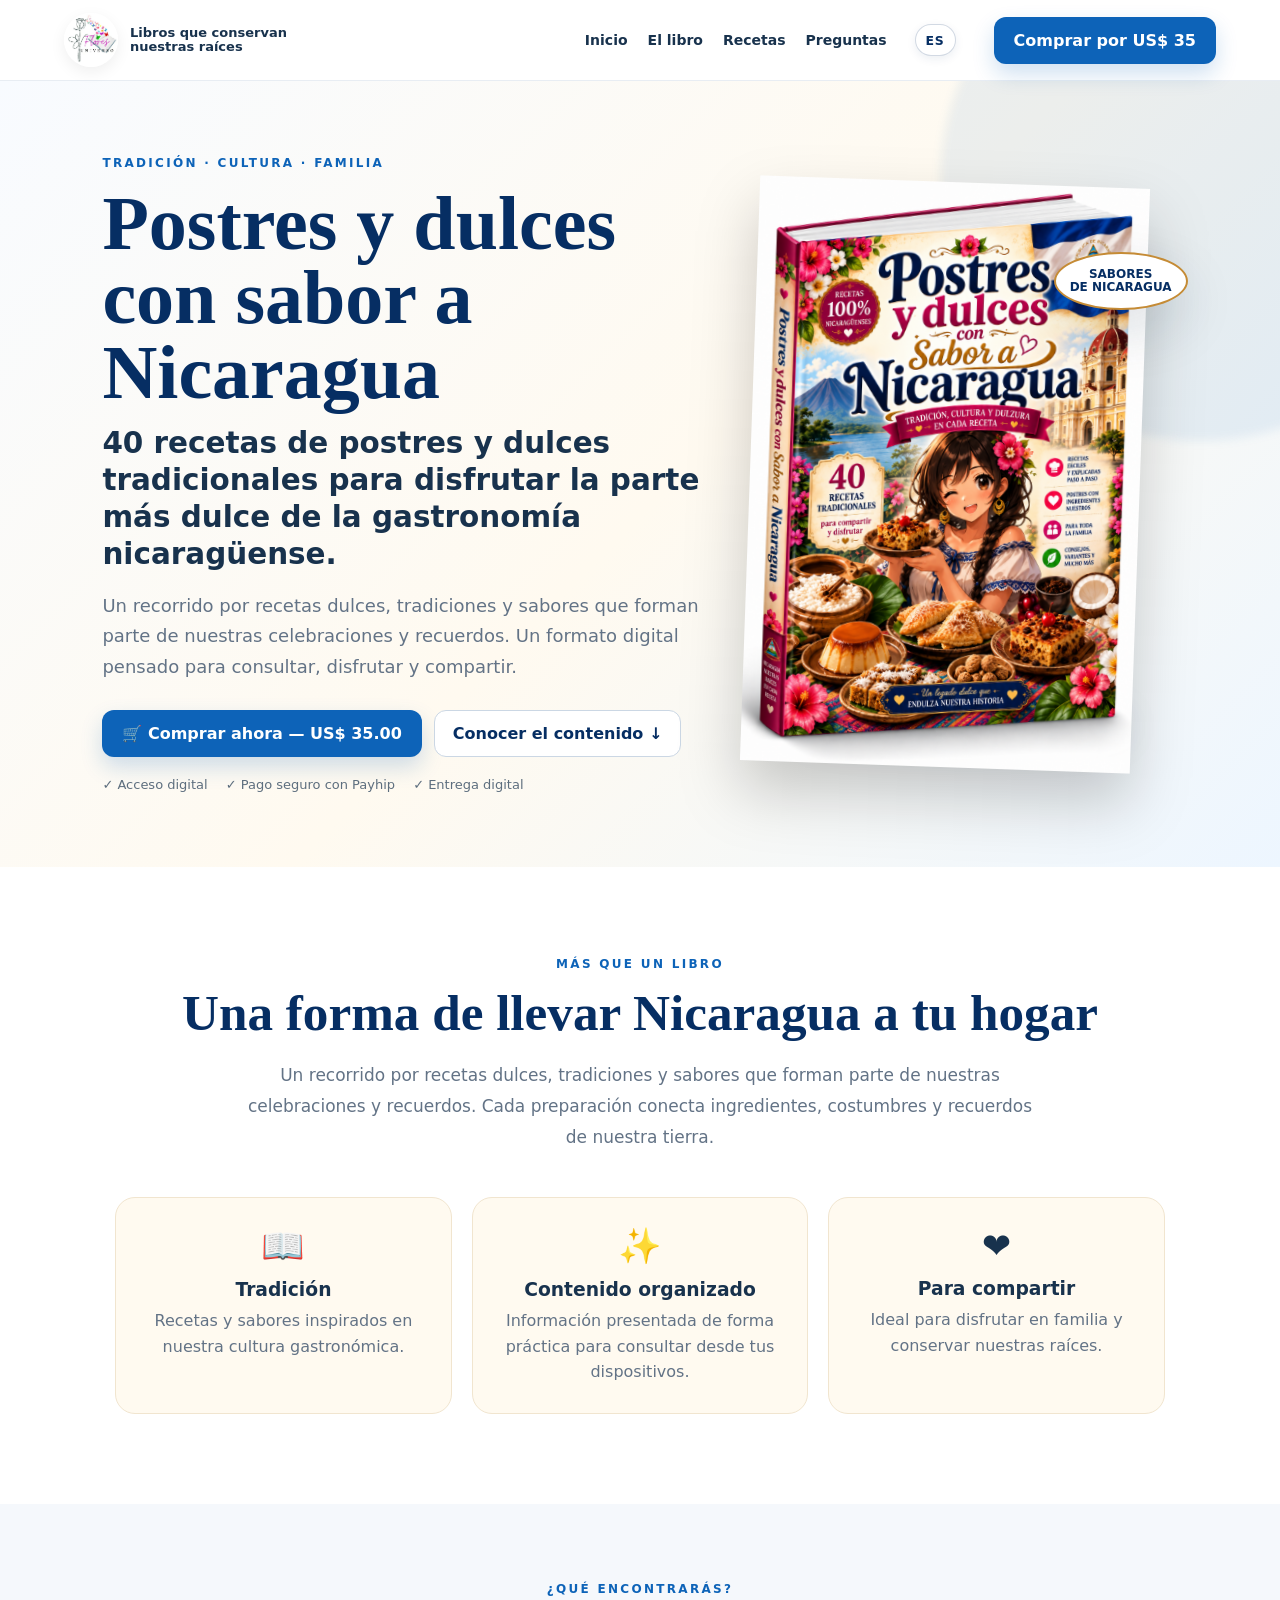
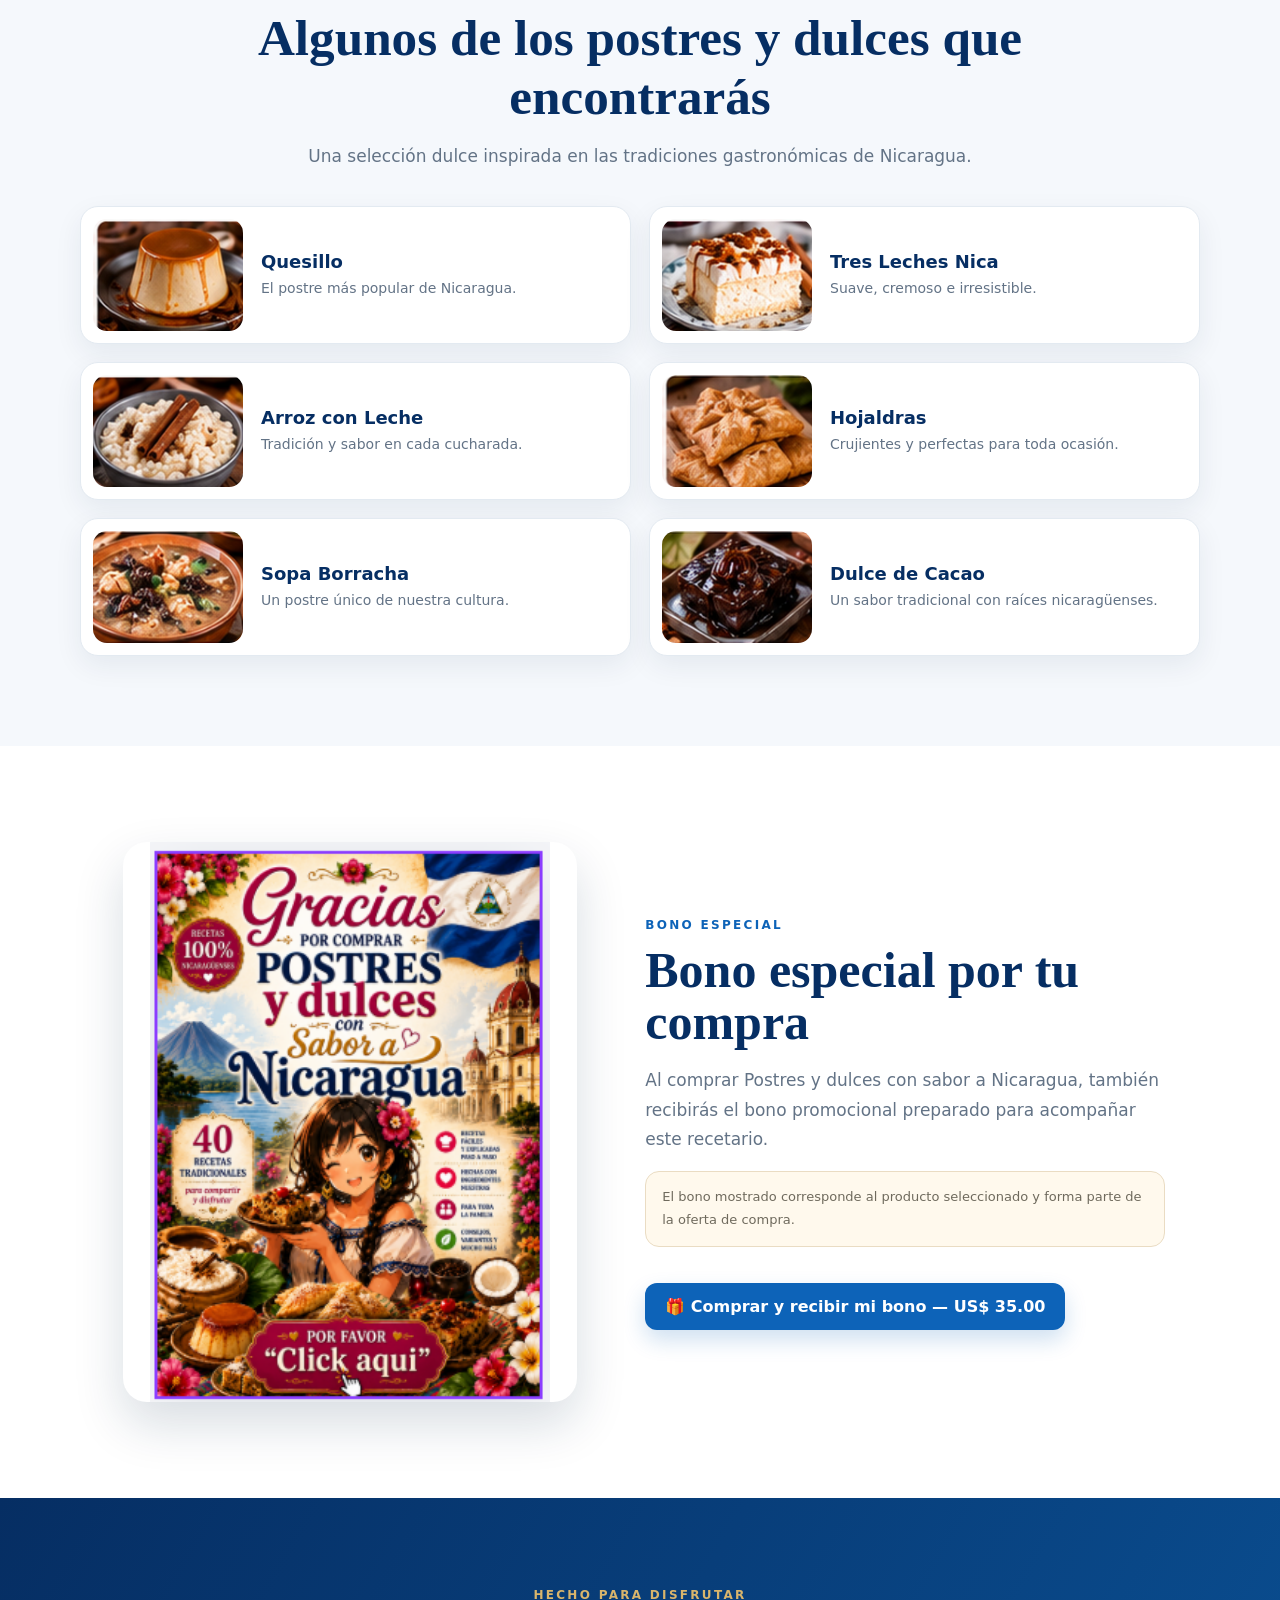
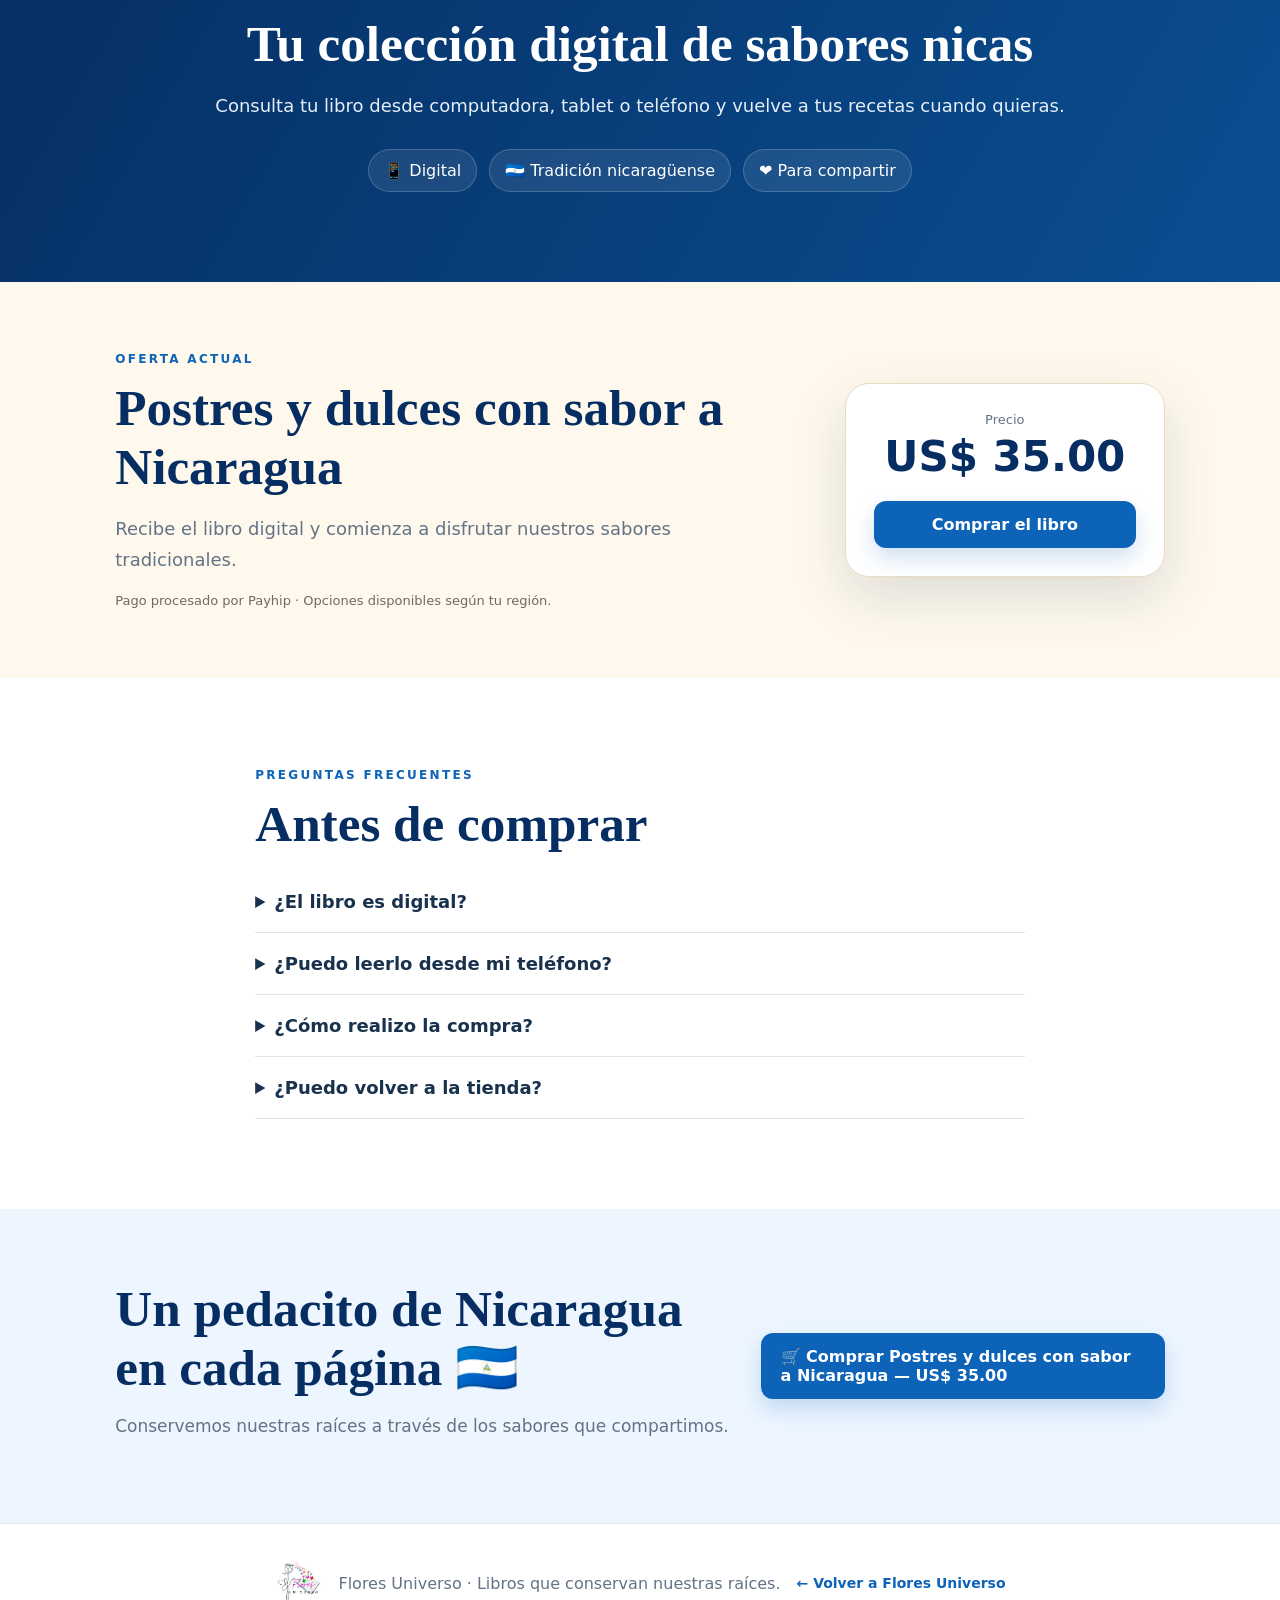
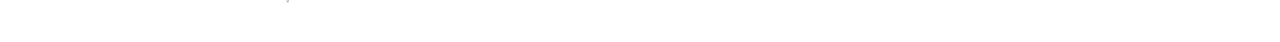
<file: postres-nicaragua/index.html>
<!DOCTYPE html>

<html lang="es">
<head>
<meta charset="utf-8"/>
<meta content="width=device-width, initial-scale=1" name="viewport"/>
<meta content="Postres y dulces con sabor a Nicaragua — Flores Universo, sabores tradicionales de Nicaragua." name="description"/>
<meta content="#062e63" name="theme-color"/>
<title>Postres y dulces con sabor a Nicaragua | Flores Universo</title>
<link href="../assets/favicon.svg" rel="icon" type="image/svg+xml"/>
<link href="../css/sales.css" rel="stylesheet"/>
</head>
<body data-landing="postres">
<header class="sales-header">
<a class="sales-brand" href="../index.html">
<img alt="Flores Universo" src="../assets/logo-flores-universo.jpg"/>
<span data-i18n="brand_tag">Libros que conservan nuestras raíces</span>
</a>
<nav>
<a data-i18n="nav_inicio" href="../index.html">Inicio</a>
<a data-i18n="nav_libro" href="#contenido">El libro</a>
<a data-i18n="nav_recetas" href="#incluye">Recetas</a>
<a data-i18n="nav_preguntas" href="#faq">Preguntas</a>
</nav>
<span aria-live="polite" class="landing-language">ES</span><a class="header-cta" data-i18n="header_cta" href="https://payhip.com/buy?link=dpizf">Comprar por US$ 35</a>
</header>
<main>
<section class="sales-hero">
<div class="hero-glow"></div>
<div class="hero-copy">
<div class="eyebrow" data-i18n="eyebrow">TRADICIÓN · CULTURA · FAMILIA</div>
<h1 data-i18n="hero_title">Postres y dulces con sabor a Nicaragua</h1>
<p class="lead" data-i18n="hero_lead">40 recetas de postres y dulces tradicionales para disfrutar la parte más dulce de la gastronomía nicaragüense.</p>
<p class="hero-text" data-i18n="hero_text">Un recorrido por recetas dulces, tradiciones y sabores que forman parte de nuestras celebraciones y recuerdos. Un formato digital pensado para consultar, disfrutar y compartir.</p>
<div class="hero-actions">
<a class="cta" data-i18n="hero_buy" href="https://payhip.com/buy?link=dpizf">🛒 Comprar ahora — US$ 35.00</a>
<a class="secondary" data-i18n="hero_secondary" href="#contenido">Conocer el contenido ↓</a>
</div>
<div class="trust"><span data-i18n="trust_digital">✓ Acceso digital</span><span data-i18n="trust_secure">✓ Pago seguro con Payhip</span><span data-i18n="trust_delivery">✓ Entrega digital</span></div>
</div>
<div class="hero-book">
<div class="book-shadow"></div>
<img alt="Portada de Postres y dulces con sabor a Nicaragua" data-i18n-alt="hero_book_alt" src="../assets/postres-nica.png"/>
<div class="book-badge" data-i18n="book_badge">SABORES<br/>DE NICARAGUA</div>
</div>
</section>
<section class="story" id="contenido">
<div class="section-kicker" data-i18n="story_kicker">MÁS QUE UN LIBRO</div>
<h2 data-i18n="story_title">Una forma de llevar Nicaragua a tu hogar</h2>
<p data-i18n="story_text">Un recorrido por recetas dulces, tradiciones y sabores que forman parte de nuestras celebraciones y recuerdos. Cada preparación conecta ingredientes, costumbres y recuerdos de nuestra tierra.</p>
<div class="dish-grid">
<div><span>📖</span><h3 data-i18n="feature1_title">Tradición</h3><p data-i18n="feature1_text">Recetas y sabores inspirados en nuestra cultura gastronómica.</p></div>
<div><span>✨</span><h3 data-i18n="feature2_title">Contenido organizado</h3><p data-i18n="feature2_text">Información presentada de forma práctica para consultar desde tus dispositivos.</p></div>
<div><span>❤️</span><h3 data-i18n="feature3_title">Para compartir</h3><p data-i18n="feature3_text">Ideal para disfrutar en familia y conservar nuestras raíces.</p></div>
</div>
</section>
<section class="recipe-section" id="incluye">
<div class="recipe-intro">
<div class="section-kicker" data-i18n="recipe_kicker">¿QUÉ ENCONTRARÁS?</div>
<h2 data-i18n="recipe_title">Algunos de los postres y dulces que encontrarás</h2>
<p data-i18n="recipe_text">Una selección dulce inspirada en las tradiciones gastronómicas de Nicaragua.</p>
</div>
<div class="recipe-grid"><article class="recipe-card"><img alt="Quesillo" src="../assets/recipes/quesillo.jpg"/><div><h3 data-i18n="recipe0_title">Quesillo</h3><p data-i18n="recipe0_text">El postre más popular de Nicaragua.</p></div></article><article class="recipe-card"><img alt="Tres Leches Nica" src="../assets/recipes/tres-leches-nica.jpg"/><div><h3 data-i18n="recipe1_title">Tres Leches Nica</h3><p data-i18n="recipe1_text">Suave, cremoso e irresistible.</p></div></article><article class="recipe-card"><img alt="Arroz con Leche" src="../assets/recipes/arroz-con-leche.jpg"/><div><h3 data-i18n="recipe2_title">Arroz con Leche</h3><p data-i18n="recipe2_text">Tradición y sabor en cada cucharada.</p></div></article><article class="recipe-card"><img alt="Hojaldras" src="../assets/recipes/hojaldras.jpg"/><div><h3 data-i18n="recipe3_title">Hojaldras</h3><p data-i18n="recipe3_text">Crujientes y perfectas para toda ocasión.</p></div></article><article class="recipe-card"><img alt="Sopa Borracha" src="../assets/recipes/sopa-borracha.jpg"/><div><h3 data-i18n="recipe4_title">Sopa Borracha</h3><p data-i18n="recipe4_text">Un postre único de nuestra cultura.</p></div></article><article class="recipe-card"><img alt="Dulce de Cacao" src="../assets/recipes/dulce-de-cacao.jpg"/><div><h3 data-i18n="recipe5_title">Dulce de Cacao</h3><p data-i18n="recipe5_text">Un sabor tradicional con raíces nicaragüenses.</p></div></article></div>
</section>
<section class="bonus-section" id="bono">
<div class="bonus-inner">
<div class="bonus-media">
<img alt="Bono especial por la compra de Postres y dulces con sabor a Nicaragua" loading="lazy" src="../assets/bonos/bono-postres.png"/>
</div>
<div class="bonus-copy">
<span class="section-kicker" data-i18n="bonus_kicker">BONO ESPECIAL</span>
<h2 data-i18n="bonus_title">Bono especial por tu compra</h2>
<p data-i18n="bonus_text">Al comprar Postres y dulces con sabor a Nicaragua, también recibirás el bono promocional preparado para acompañar este recetario.</p>
<p class="bonus-note" data-i18n="bonus_note">El bono mostrado corresponde al producto Postres Sabor a Nicaragua y forma parte de la oferta de compra.</p>
<a class="cta bonus-cta" data-i18n="bonus_cta" href="https://payhip.com/buy?link=dpizf">🎁 Comprar y recibir mi bono — US$ 35.00</a>
</div>
</div>
</section>
<section class="preview">
<div class="preview-card">
<div class="section-kicker" data-i18n="preview_kicker">HECHO PARA DISFRUTAR</div>
<h2 data-i18n="preview_title">Tu colección digital de sabores nicas</h2>
<p data-i18n="preview_text">Consulta tu libro desde computadora, tablet o teléfono y vuelve a tus recetas cuando quieras.</p>
<div class="mini-features"><span data-i18n="preview_feature1">📱 Digital</span><span data-i18n="preview_feature2">🇳🇮 Tradición nicaragüense</span><span data-i18n="preview_feature3">❤️ Para compartir</span></div>
</div>
</section>
<section class="offer">
<div class="offer-inner">
<div>
<div class="section-kicker" data-i18n="offer_kicker">OFERTA ACTUAL</div>
<h2 data-i18n="offer_title">Postres y dulces con sabor a Nicaragua</h2>
<p data-i18n="offer_text">Recibe el libro digital y comienza a disfrutar nuestros sabores tradicionales.</p>
<div class="offer-note" data-i18n="offer_note">Pago procesado por Payhip · Opciones disponibles según tu región.</div>
</div>
<div class="price-box"><span data-i18n="price_label">Precio</span><strong>US$ 35.00</strong><a class="cta" data-i18n="offer_cta" href="https://payhip.com/buy?link=dpizf">Comprar el libro</a></div>
</div>
</section>
<section class="faq" id="faq">
<div class="section-kicker" data-i18n="faq_kicker">PREGUNTAS FRECUENTES</div>
<h2 data-i18n="faq_title">Antes de comprar</h2>
<details><summary data-i18n="faq0_q">¿El libro es digital?</summary><p data-i18n="faq0_a">Sí. Es un producto digital que se entrega mediante Payhip después de completar la compra.</p></details>
<details><summary data-i18n="faq1_q">¿Puedo leerlo desde mi teléfono?</summary><p data-i18n="faq1_a">Sí. Puedes acceder al archivo digital desde dispositivos compatibles con el formato entregado por Payhip.</p></details>
<details><summary data-i18n="faq2_q">¿Cómo realizo la compra?</summary><p data-i18n="faq2_a">Presiona cualquiera de los botones de compra y serás dirigido al checkout de Payhip, donde verás las opciones disponibles.</p></details>
<details><summary data-i18n="faq3_q">¿Puedo volver a la tienda?</summary><p data-i18n="faq3_a">Sí. El encabezado y el pie de página permiten regresar a Flores Universo.</p></details>
</section>
<section class="final-cta">
<div><h2 data-i18n="final_title">Un pedacito de Nicaragua en cada página 🇳🇮</h2><p data-i18n="final_text">Conservemos nuestras raíces a través de los sabores que compartimos.</p></div>
<a class="cta" data-i18n="final_cta" href="https://payhip.com/buy?link=dpizf">🛒 Comprar Postres y dulces con sabor a Nicaragua — US$ 35.00</a>
</section>
</main>
<footer class="sales-footer">
<img alt="Flores Universo" src="../assets/logo-flores-universo.jpg"/>
<p data-i18n="footer_tag">Flores Universo · Libros que conservan nuestras raíces.</p>
<a data-i18n="footer_home" href="../index.html">← Volver a Flores Universo</a>
</footer>
<script defer="True" src="../js/landing.js"></script></body>
</html>
</file>
<file: css/style.css>
*{box-sizing:border-box;margin:0;padding:0}
:root{--navy:#052e64;--blue:#0d62b0;--red:#b43a30;--green:#087b4d;--pink:#d32b7b;--cream:#f9efdc;--text:#153452}
html{scroll-behavior:smooth}
body{font-family:"Segoe UI",Arial,sans-serif;color:var(--text);background:var(--cream);overflow-x:hidden;line-height:1.5}
a{text-decoration:none;color:inherit}
.site-header{position:sticky;top:0;z-index:100;background:rgba(255,255,255,.96);box-shadow:0 5px 22px rgba(1,31,62,.08)}
.header-inner{max-width:1200px;margin:auto;min-height:92px;padding:8px 24px;display:flex;align-items:center;justify-content:space-between;gap:25px}
.brand{display:flex;align-items:center;gap:16px}
.brand img{width:185px;height:auto;display:block;background:white;border-radius:8px}
.brand span{font:700 italic 1rem/1.1 Georgia,serif;color:var(--navy)}
.nav{display:flex;align-items:center;gap:5px}
.nav a{font-weight:800;color:var(--navy);padding:10px 13px;border-radius:999px;transition:.2s}
.nav a:hover,.nav a.active{background:#e6f2fd;color:var(--blue)}
.nav .cart{font-size:1.25rem}
.menu-toggle{display:none;border:0;background:#eaf3fb;color:var(--navy);border-radius:10px;font-size:1.3rem;padding:8px 11px}

.hero{position:relative;min-height:590px;overflow:hidden}
.hero-reference{position:absolute;inset:0;background-image:url("../assets/hero-aprobado.jpg");background-size:cover;background-position:center 47%}
.hero-reference:after{content:"";position:absolute;inset:0;background:linear-gradient(90deg,rgba(255,248,224,.83),rgba(255,248,224,.18) 57%,rgba(0,0,0,0))}
.hero-overlay-content{position:relative;max-width:1200px;min-height:590px;margin:auto;padding:52px 24px;display:grid;grid-template-columns:52% 48%;align-items:center}
.hero-copy{position:relative;z-index:4;margin-top:15px;max-width:600px}
.hero-card-text{display:inline-block;padding:26px 32px 24px;background:linear-gradient(180deg,rgba(255,247,224,.96),rgba(239,213,162,.94));box-shadow:0 16px 26px rgba(67,45,21,.14);border:1px solid rgba(115,81,38,.3);clip-path:polygon(1% 5%,98% 0,100% 94%,3% 100%)}
.hero-card-text span{font-size:.78rem;font-weight:950;letter-spacing:.1em;color:var(--navy)}
.hero-card-text h1{font:700 clamp(3rem,6vw,5.4rem)/.93 Georgia,serif;color:var(--navy);margin-top:7px}
.hero-card-text h1 em{display:block;color:var(--red);font-style:italic}
.hero-card-text p{margin-top:14px;color:#72431f;font:700 italic 1.42rem/1.15 Georgia,serif}
.hero-copy .primary{margin:22px 0 0 11px}
.btn,.buy{display:inline-flex;align-items:center;justify-content:center;gap:7px;border-radius:999px;font-weight:900;min-height:49px;padding:12px 22px}
.primary{background:linear-gradient(135deg,#0965b6,#063770);color:#fff;box-shadow:0 9px 18px rgba(0,50,98,.18)}
.primary b{font-size:1.5rem}
.flag-only{position:absolute;right:2%;top:6%;width:47%;height:83%;display:flex;align-items:flex-start;justify-content:flex-end;z-index:3;pointer-events:none}
.flag-only img{width:min(100%,560px);height:auto;display:block;filter:drop-shadow(0 17px 16px rgba(0,0,0,.20))}
.hero-note{position:absolute;right:4%;bottom:7%;z-index:5;background:#f0deb1;border:1px solid #927045;color:#4a311e;padding:12px 19px;transform:rotate(3deg);font:700 italic 1.1rem/1.1 Georgia,serif;box-shadow:0 12px 22px rgba(62,42,20,.13)}

.collection{max-width:1200px;margin:auto;padding:68px 24px 55px;background:
radial-gradient(circle at 8% 15%,rgba(255,255,255,.8),transparent 20%),
radial-gradient(circle at 92% 35%,rgba(255,255,255,.76),transparent 22%),
linear-gradient(180deg,#fffaf0,#fbf1dc)}
.section-heading{text-align:center;margin-bottom:34px}
.section-heading span{font-size:2rem;color:var(--pink)}
.section-heading h2{font:700 clamp(2.1rem,4vw,3.2rem)/1 Georgia,serif;color:var(--navy)}
.section-heading p{margin-top:8px;color:#5a6b7b}
.products{display:grid;grid-template-columns:repeat(3,1fr);gap:23px}
.product-card{background:rgba(255,255,255,.96);border:1px solid rgba(8,47,83,.1);border-radius:20px;overflow:hidden;box-shadow:0 18px 42px rgba(3,38,75,.13);display:flex;flex-direction:column}
.cover{padding:20px 18px 8px;background:linear-gradient(180deg,#edf8ff,#fff);display:flex;justify-content:center}
.cover img{display:block;width:min(100%,300px);aspect-ratio:.707;object-fit:contain;filter:drop-shadow(0 13px 16px rgba(0,0,0,.18))}
.product-info{text-align:center;padding:18px 21px 24px;display:flex;flex-direction:column;flex:1}
.product-info h3{color:var(--navy);font:700 1.35rem/1.15 Georgia,serif}
.product-info p{color:#5a6b7b;min-height:72px;margin:9px 0}
.price{color:var(--navy);font-size:1.75rem;font-weight:950;margin:4px 0 16px}
.buy{background:linear-gradient(135deg,#0c8a53,#07623e);color:white;width:100%}
.benefits{max-width:1120px;margin:9px auto 62px;padding:23px;border-radius:22px;background:rgba(255,255,255,.96);box-shadow:0 18px 42px rgba(3,38,75,.13);display:grid;grid-template-columns:repeat(4,1fr)}
.benefits>div{text-align:center;padding:6px 15px;border-right:1px solid #d7e1e7}
.benefits>div:last-child{border-right:0}.benefits strong{display:block;color:var(--navy);font-size:1rem}.benefits small{display:block;color:#6b7b88;margin-top:5px}
.culture{position:relative;min-height:360px;overflow:hidden;display:grid;place-items:center}
.culture-bg{position:absolute;inset:0;background-image:linear-gradient(rgba(3,42,75,.48),rgba(3,42,75,.67)),url("../assets/culture-aprobado.jpg");background-size:cover;background-position:center}
.culture-content{position:relative;z-index:2;text-align:center;color:white;padding:65px 24px}
.culture-content>p{font:italic 700 clamp(2.1rem,5vw,4rem)/1.02 Georgia,serif}
.quote{margin:15px 0 0 auto;max-width:300px;padding:16px 23px;background:#f1dfb1;color:#4c321e;font:700 italic 1.05rem/1.2 Georgia,serif;transform:rotate(2deg);box-shadow:0 12px 24px rgba(51,35,18,.13)}
.footer{background:#052d63;color:#fff;padding:42px 24px}
.footer-inner{max-width:1200px;margin:auto;display:flex;align-items:center;justify-content:space-between;gap:30px}
.footer-brand img{width:175px;background:#fff;border-radius:10px}.footer-brand p{margin-top:8px;opacity:.86}
.footer-center{text-align:center}.footer-center nav{display:flex;gap:10px;justify-content:center;flex-wrap:wrap}.footer-center nav a:hover{text-decoration:underline}.footer-center p{margin-top:18px;font-size:.88rem;opacity:.78}
.footer-map{text-align:center;font-size:2rem}.footer-map small{font-size:.75rem;opacity:.8}

@media(max-width:980px){
  .brand span{display:none}.hero-overlay-content{grid-template-columns:1fr;padding-top:35px;text-align:center}
  .hero-copy{margin:auto}.hero-copy .primary{margin-left:0}
  .flag-only{position:relative;right:auto;top:auto;width:100%;height:auto;justify-content:center;margin-top:-15px}
  .flag-only img{width:min(94vw,560px)}
  .hero-note{right:4%;bottom:3%}
  .products{grid-template-columns:1fr;max-width:540px;margin:auto}
  .benefits{grid-template-columns:1fr 1fr;margin-left:24px;margin-right:24px}.benefits>div:nth-child(2){border-right:0}
  .footer-inner{flex-direction:column;text-align:center}.footer-center{text-align:center}.footer-map{display:none}
}
@media(max-width:650px){
  .header-inner{min-height:78px}.brand img{width:150px}.menu-toggle{display:block}
  .nav{display:none;position:absolute;top:78px;left:14px;right:14px;flex-direction:column;background:#fff;padding:10px;border-radius:15px;box-shadow:0 18px 42px rgba(3,38,75,.13)}
  .nav.open{display:flex}.nav a{width:100%;text-align:center}
  .hero{min-height:760px}.hero-overlay-content{min-height:760px;padding-top:60px}
  .hero-card-text{padding:23px 19px}.hero-card-text h1{font-size:3.25rem}.hero-card-text p{font-size:1.22rem}
  .flag-only{margin-top:0}.hero-note{bottom:1%;right:4%;font-size:.95rem}
  .benefits{grid-template-columns:1fr}.benefits>div{border-right:0;border-bottom:1px solid #d7e1e7;padding:15px}.benefits>div:last-child{border-bottom:0}
}
@media(prefers-reduced-motion:reduce){html{scroll-behavior:auto}}


.language-picker{position:relative;margin-left:2px}
.language-button{
  border:0;background:#eaf2fb;color:var(--navy);padding:10px 12px;border-radius:999px;
  font-weight:900;cursor:pointer;font-size:.9rem
}
.language-menu{
  position:absolute;right:0;top:calc(100% + 9px);width:175px;background:#fff;border-radius:15px;
  box-shadow:0 17px 38px rgba(3,38,75,.18);padding:7px;display:none;border:1px solid rgba(6,45,99,.08)
}
.language-menu.open{display:block}
.language-menu button{
  width:100%;border:0;background:transparent;text-align:left;padding:10px 11px;border-radius:10px;
  color:var(--navy);font-weight:700;cursor:pointer
}
.language-menu button:hover{background:#edf5fc}
.about-section{
  max-width:1200px;margin:0 auto;padding:75px 24px 65px;
  background:linear-gradient(180deg,#fffaf0,#fbf1dc);
}
.about-inner{
  max-width:1000px;margin:auto;background:rgba(255,255,255,.72);border:1px solid rgba(139,101,47,.16);
  border-radius:26px;padding:44px 48px;box-shadow:0 18px 45px rgba(65,43,18,.09);
  position:relative;overflow:hidden
}
.about-inner:before,.about-inner:after{
  content:"✿";position:absolute;color:var(--pink);font-size:2rem;opacity:.75
}
.about-inner:before{left:20px;top:18px}.about-inner:after{right:20px;bottom:18px}
.about-heading{text-align:center;margin-bottom:28px}
.about-kicker{color:var(--green);font-size:.78rem;font-weight:950;letter-spacing:.1em}
.about-heading h2{
  margin-top:7px;color:var(--navy);font:700 clamp(2rem,4vw,3rem)/1.08 Georgia,serif
}
.about-copy{max-width:860px;margin:auto}
.about-copy p{color:#4f6272;font-size:1.03rem;margin:0 0 15px}
.about-copy .about-highlight{
  color:var(--navy);font:700 italic 1.15rem/1.45 Georgia,serif;
  margin-top:20px;padding-top:20px;border-top:1px solid rgba(6,45,99,.13)
}
@media(max-width:980px){
  .language-picker{width:100%}.language-button{width:100%}.language-menu{position:static;width:100%;margin-top:7px}
  .about-inner{padding:36px 28px}
}
@media(max-width:650px){.about-inner{padding:30px 21px}.about-copy p{font-size:.98rem}}
</file>
<file: css/sales.css>
:root{--navy:#062e63;--blue:#0d63b8;--gold:#c58b35;--cream:#fffaf0;--ink:#18324d;--muted:#637386;--white:#fff;--shadow:0 20px 55px rgba(12,42,74,.14)}*{box-sizing:border-box}html{scroll-behavior:smooth}body{margin:0;font-family:Inter,ui-sans-serif,system-ui,-apple-system,BlinkMacSystemFont,"Segoe UI",sans-serif;color:var(--ink);background:#fff}.sales-header{position:sticky;top:0;z-index:20;display:flex;align-items:center;gap:28px;padding:13px clamp(18px,5vw,72px);background:rgba(255,255,255,.94);backdrop-filter:blur(14px);border-bottom:1px solid #e8edf3}.sales-brand{display:flex;align-items:center;gap:12px;text-decoration:none;color:var(--ink);font-weight:700;line-height:1.1}.sales-brand img{width:54px;height:54px;object-fit:cover;border-radius:50%;box-shadow:0 5px 16px #0001}.sales-brand span{max-width:170px;font-size:13px}.sales-header nav{display:flex;gap:20px;margin-left:auto}.sales-header nav a,.sales-footer a{color:var(--ink);text-decoration:none;font-weight:600;font-size:14px}.header-cta,.cta{display:inline-flex;align-items:center;justify-content:center;background:var(--blue);color:#fff;text-decoration:none;font-weight:800;border-radius:12px;padding:14px 20px;box-shadow:0 10px 22px #0d63b833;transition:.2s}.header-cta:hover,.cta:hover{transform:translateY(-2px);background:#094f95}.sales-hero{position:relative;overflow:hidden;min-height:680px;padding:75px clamp(22px,8vw,120px);display:grid;grid-template-columns:minmax(0,1.05fr) minmax(330px,.75fr);gap:50px;align-items:center;background:linear-gradient(135deg,#f8fbff 0%,#fffaf0 52%,#edf6ff 100%)}.hero-glow{position:absolute;width:520px;height:520px;border-radius:50%;right:-180px;top:-160px;background:#0d63b814;filter:blur(5px)}.hero-copy,.hero-book{position:relative;z-index:1}.eyebrow,.section-kicker{font-size:12px;letter-spacing:2.3px;font-weight:900;color:var(--blue)}h1{font-family:Georgia,serif;font-size:clamp(42px,6vw,76px);line-height:.98;margin:16px 0;color:var(--navy)}h1 em{color:var(--gold);font-style:italic}.lead{font-size:clamp(21px,2.3vw,30px);font-weight:800;line-height:1.25;max-width:680px;margin:0 0 16px}.hero-text{font-size:18px;line-height:1.7;color:var(--muted);max-width:650px}.hero-actions{display:flex;gap:12px;flex-wrap:wrap;margin:28px 0 20px}.secondary{display:inline-flex;align-items:center;padding:13px 18px;border:1px solid #cbd7e4;border-radius:12px;color:var(--navy);text-decoration:none;font-weight:700;background:#fff}.trust{display:flex;gap:18px;flex-wrap:wrap;color:#5d6e7e;font-size:13px}.hero-book{justify-self:center;max-width:430px}.hero-book img{width:min(100%,390px);display:block;filter:drop-shadow(0 30px 30px rgba(0,0,0,.2));transform:rotate(2deg)}.book-shadow{position:absolute;width:75%;height:35px;bottom:4%;left:13%;background:#10243d33;filter:blur(18px);border-radius:50%}.book-badge{position:absolute;right:-10px;top:12%;background:#fff;border:2px solid var(--gold);color:var(--navy);font-weight:900;font-size:12px;line-height:1.1;text-align:center;padding:14px;border-radius:50%;box-shadow:var(--shadow)}section.story,section.included,section.preview,section.faq{padding:90px clamp(22px,9vw,140px)}.story{text-align:center;background:#fff}.story h2,.included h2,.preview h2,.offer h2,.faq h2,.final-cta h2{font-family:Georgia,serif;color:var(--navy);font-size:clamp(32px,4vw,52px);margin:12px 0 18px}.story>p{max-width:800px;margin:0 auto;color:var(--muted);line-height:1.8;font-size:17px}.dish-grid{display:grid;grid-template-columns:repeat(3,1fr);gap:20px;margin-top:45px}.dish-grid>div{padding:28px;background:var(--cream);border:1px solid #f1e5cf;border-radius:20px}.dish-grid span{font-size:35px}.dish-grid h3{margin:12px 0 8px}.dish-grid p{color:var(--muted);line-height:1.6;margin:0}.included{display:grid;grid-template-columns:1fr 1fr;gap:60px;align-items:center;background:#f5f8fc}.included-image img{width:100%;max-height:570px;object-fit:cover;border-radius:24px;box-shadow:var(--shadow)}.included-copy ul{list-style:none;padding:0;margin:30px 0 0}.included-copy li{padding:16px 0;border-bottom:1px solid #dce4ed;display:flex;flex-direction:column;gap:4px}.included-copy li strong{font-size:18px}.included-copy li span{color:var(--muted);line-height:1.5}.preview{background:linear-gradient(120deg,var(--navy),#0a4e91);color:#fff;text-align:center}.preview-card{max-width:850px;margin:auto}.preview h2{color:#fff}.preview .section-kicker{color:#d9b56c}.preview p{font-size:18px;line-height:1.7;color:#e6eff8}.mini-features{display:flex;justify-content:center;gap:12px;flex-wrap:wrap;margin-top:28px}.mini-features span{background:#ffffff16;border:1px solid #ffffff30;border-radius:999px;padding:11px 15px}.offer{padding:70px clamp(22px,9vw,140px);background:#fff9ed}.offer-inner{max-width:1100px;margin:auto;display:grid;grid-template-columns:1fr 320px;gap:50px;align-items:center}.offer p{font-size:18px;color:var(--muted);line-height:1.7}.offer-note{font-size:13px;color:#6f6a5d}.price-box{background:#fff;border:1px solid #eadcc3;border-radius:24px;padding:28px;box-shadow:var(--shadow);text-align:center}.price-box span{display:block;color:var(--muted);font-size:13px}.price-box strong{display:block;font-size:42px;color:var(--navy);margin:5px 0 20px}.price-box .cta{width:100%}.faq{max-width:1000px;margin:auto}.faq details{border-bottom:1px solid #dbe3ec;padding:20px 0}.faq summary{cursor:pointer;font-weight:800;font-size:18px}.faq details p{color:var(--muted);line-height:1.7;max-width:850px}.final-cta{padding:70px clamp(22px,9vw,140px);display:flex;justify-content:space-between;align-items:center;gap:30px;background:#edf6ff}.final-cta h2{margin-top:0}.final-cta p{color:var(--muted);font-size:17px}.sales-footer{padding:35px 24px;display:flex;align-items:center;justify-content:center;gap:16px;flex-wrap:wrap;border-top:1px solid #e4eaf0}.sales-footer img{width:48px;height:48px;border-radius:50%;object-fit:cover}.sales-footer p{color:var(--muted);margin:0}.sales-footer a{color:var(--blue)}@media(max-width:900px){.sales-header nav{display:none}.sales-hero{grid-template-columns:1fr;text-align:center;padding-top:55px}.hero-copy{display:flex;flex-direction:column;align-items:center}.hero-book{max-width:330px}.dish-grid,.included,.offer-inner{grid-template-columns:1fr}.included-image{order:2}.final-cta{flex-direction:column;text-align:center}.sales-header{justify-content:space-between}.header-cta{font-size:13px;padding:11px 14px}}@media(max-width:560px){.sales-header{padding:10px 14px}.sales-brand span{display:none}.header-cta{font-size:12px}.sales-hero{min-height:auto;padding:50px 20px}.hero-book{max-width:270px}.book-badge{right:-5px}.trust{justify-content:center;font-size:12px}section.story,section.included,section.preview,section.faq{padding:65px 20px}.offer{padding:55px 20px}}

.recipe-section{background:#f5f8fc;padding-top:78px;padding-bottom:90px}
.recipe-section .recipe-intro{max-width:840px;margin:0 auto 34px;text-align:center}
.recipe-section .recipe-intro h2{font-family:Georgia,serif;color:var(--navy);font-size:clamp(32px,4vw,52px);margin:12px 0 16px}
.recipe-section .recipe-intro p{color:var(--muted);line-height:1.75;font-size:17px;margin:0}
.recipe-grid{display:grid;grid-template-columns:repeat(2,minmax(0,1fr));gap:18px;max-width:1120px;margin:0 auto}
.recipe-card{display:grid;grid-template-columns:150px 1fr;gap:18px;align-items:center;background:#fff;border:1px solid #e3eaf1;border-radius:18px;padding:12px;box-shadow:0 10px 28px rgba(12,42,74,.07);transition:transform .2s ease,box-shadow .2s ease}
.recipe-card:hover{transform:translateY(-2px);box-shadow:0 14px 32px rgba(12,42,74,.11)}
.recipe-card img{width:150px;height:112px;object-fit:cover;border-radius:14px;display:block}
.recipe-card h3{margin:0 0 6px;font-size:18px;color:var(--navy)}
.recipe-card p{margin:0;color:var(--muted);line-height:1.5;font-size:14px}
@media(max-width:700px){.recipe-grid{grid-template-columns:1fr}.recipe-card{grid-template-columns:125px 1fr}.recipe-card img{width:125px;height:100px}}
@media(max-width:430px){.recipe-card{grid-template-columns:1fr}.recipe-card img{width:100%;height:180px}.recipe-card{padding:12px}}

.bonus-section{padding:88px clamp(22px,9vw,140px);background:#fff}
.bonus-inner{max-width:1120px;margin:auto;display:grid;grid-template-columns:minmax(300px,.95fr) minmax(0,1.05fr);gap:60px;align-items:center}
.bonus-media{display:flex;justify-content:center;align-items:center;padding:8px}
.bonus-media img{display:block;width:100%;max-width:500px;max-height:560px;object-fit:contain;border-radius:24px;box-shadow:0 22px 50px rgba(12,42,74,.16);background:#fff}
.bonus-copy .section-kicker{display:inline-block;margin-bottom:12px}
.bonus-copy h2{font-family:Georgia,serif;color:var(--navy);font-size:clamp(32px,4vw,50px);line-height:1.04;margin:0 0 18px}
.bonus-copy p{color:var(--muted);font-size:17px;line-height:1.75;margin:0 0 16px}
.bonus-note{font-size:13px!important;color:#6f6a5d!important;background:#fff9ed;border:1px solid #eadcc3;padding:14px 16px;border-radius:14px}
.bonus-cta{margin-top:20px}
@media(max-width:900px){.bonus-section{padding:70px 22px}.bonus-inner{grid-template-columns:1fr;gap:35px}.bonus-media{order:0}.bonus-copy{text-align:center}.bonus-copy .section-kicker{display:block}.bonus-cta{width:100%}.bonus-copy .cta{width:100%}}


/* Shared language state indicator for landing pages */
.landing-language{display:inline-flex;align-items:center;justify-content:center;min-width:34px;height:32px;padding:0 10px;margin-right:10px;border:1px solid rgba(6,46,99,.18);border-radius:999px;background:#fff;color:#062e63;font-size:.78rem;font-weight:800;letter-spacing:.06em;box-shadow:0 3px 10px rgba(6,46,99,.08)}
@media (max-width:760px){.landing-language{min-width:30px;height:29px;padding:0 8px;margin-right:6px;font-size:.72rem}}
</file>
